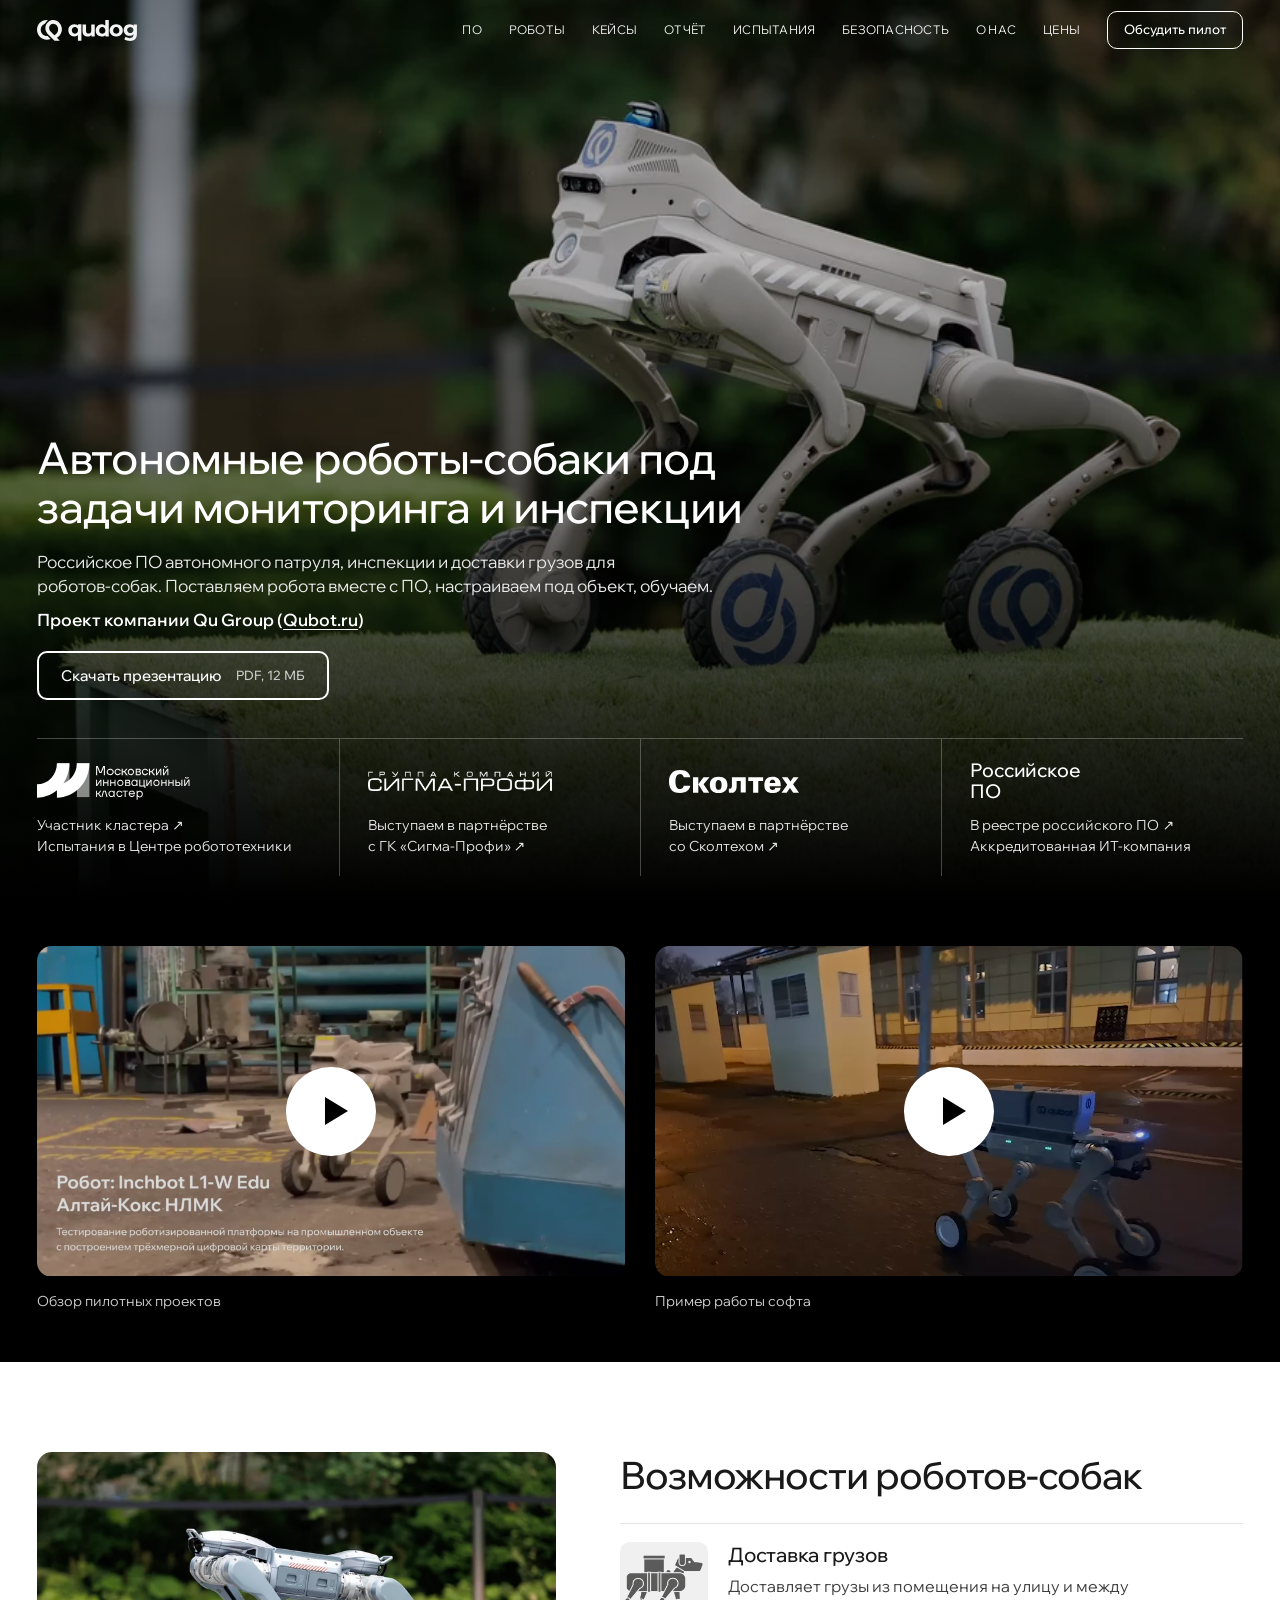
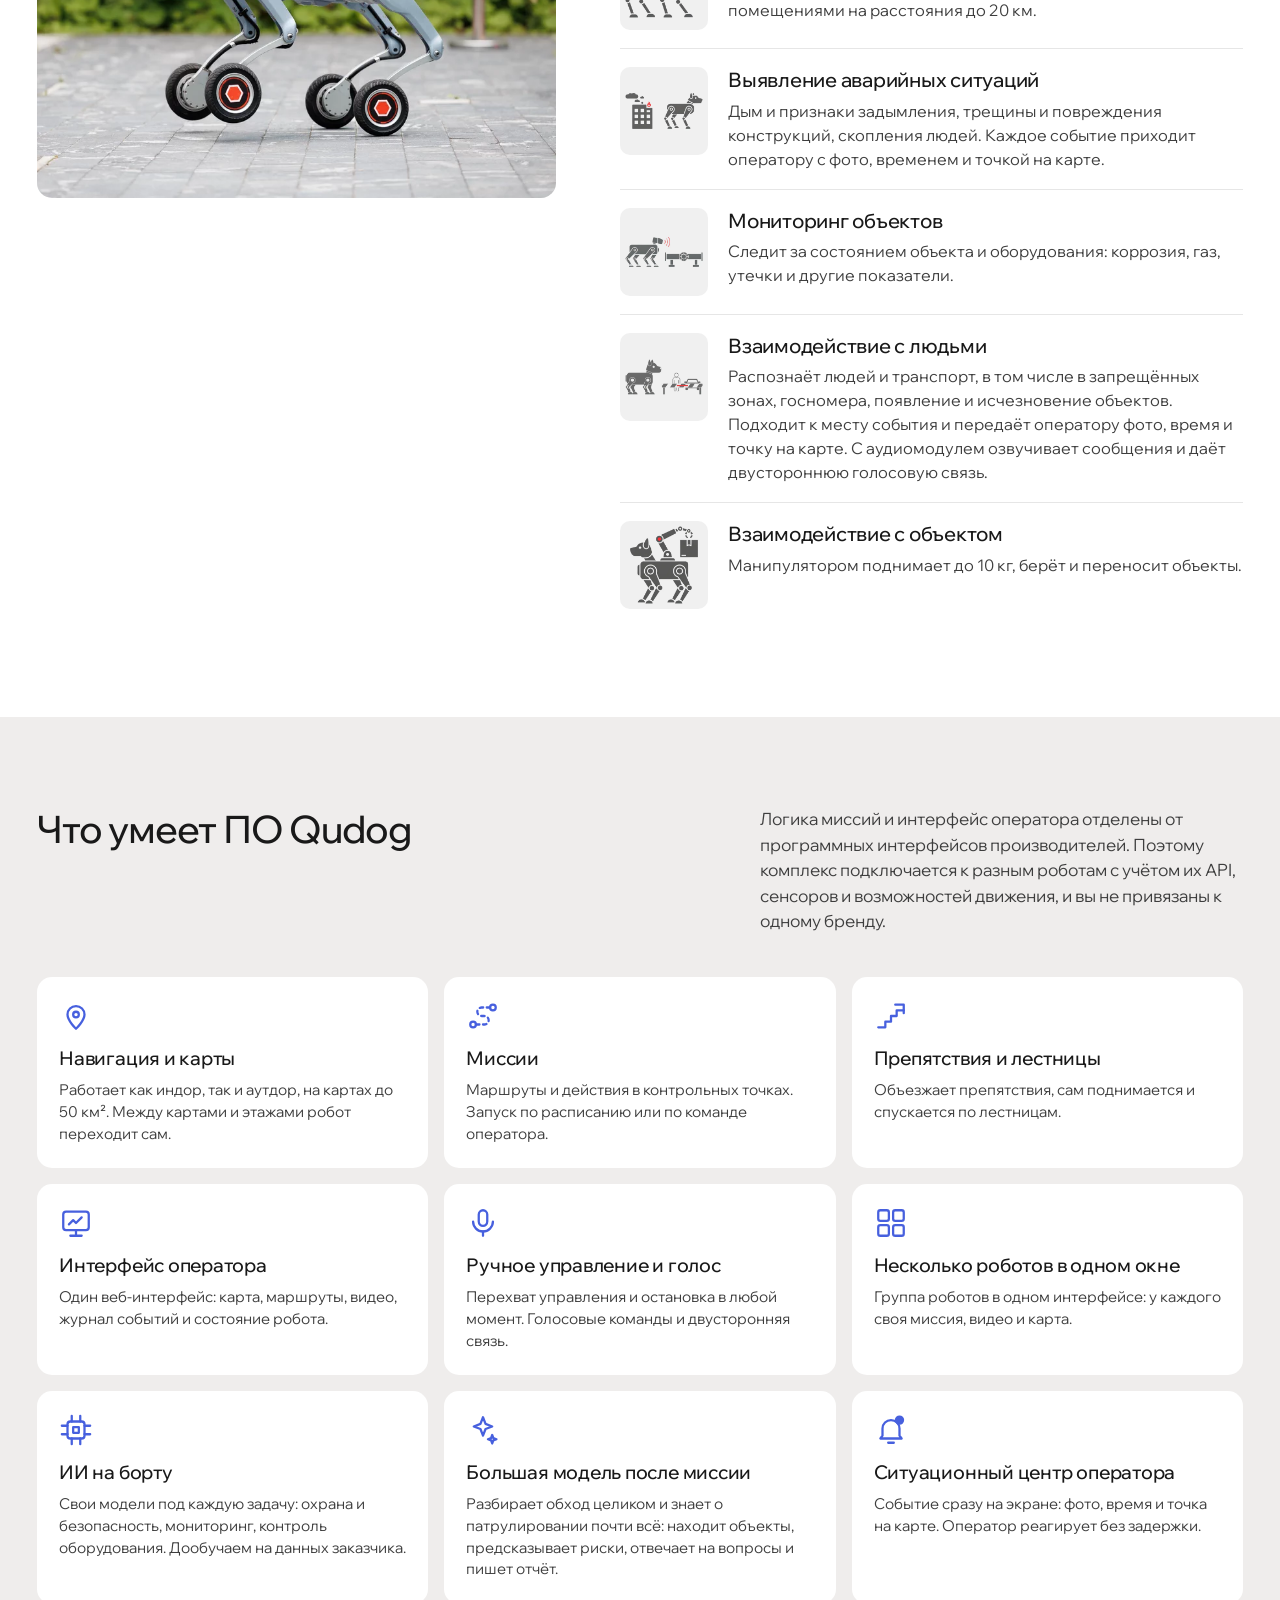
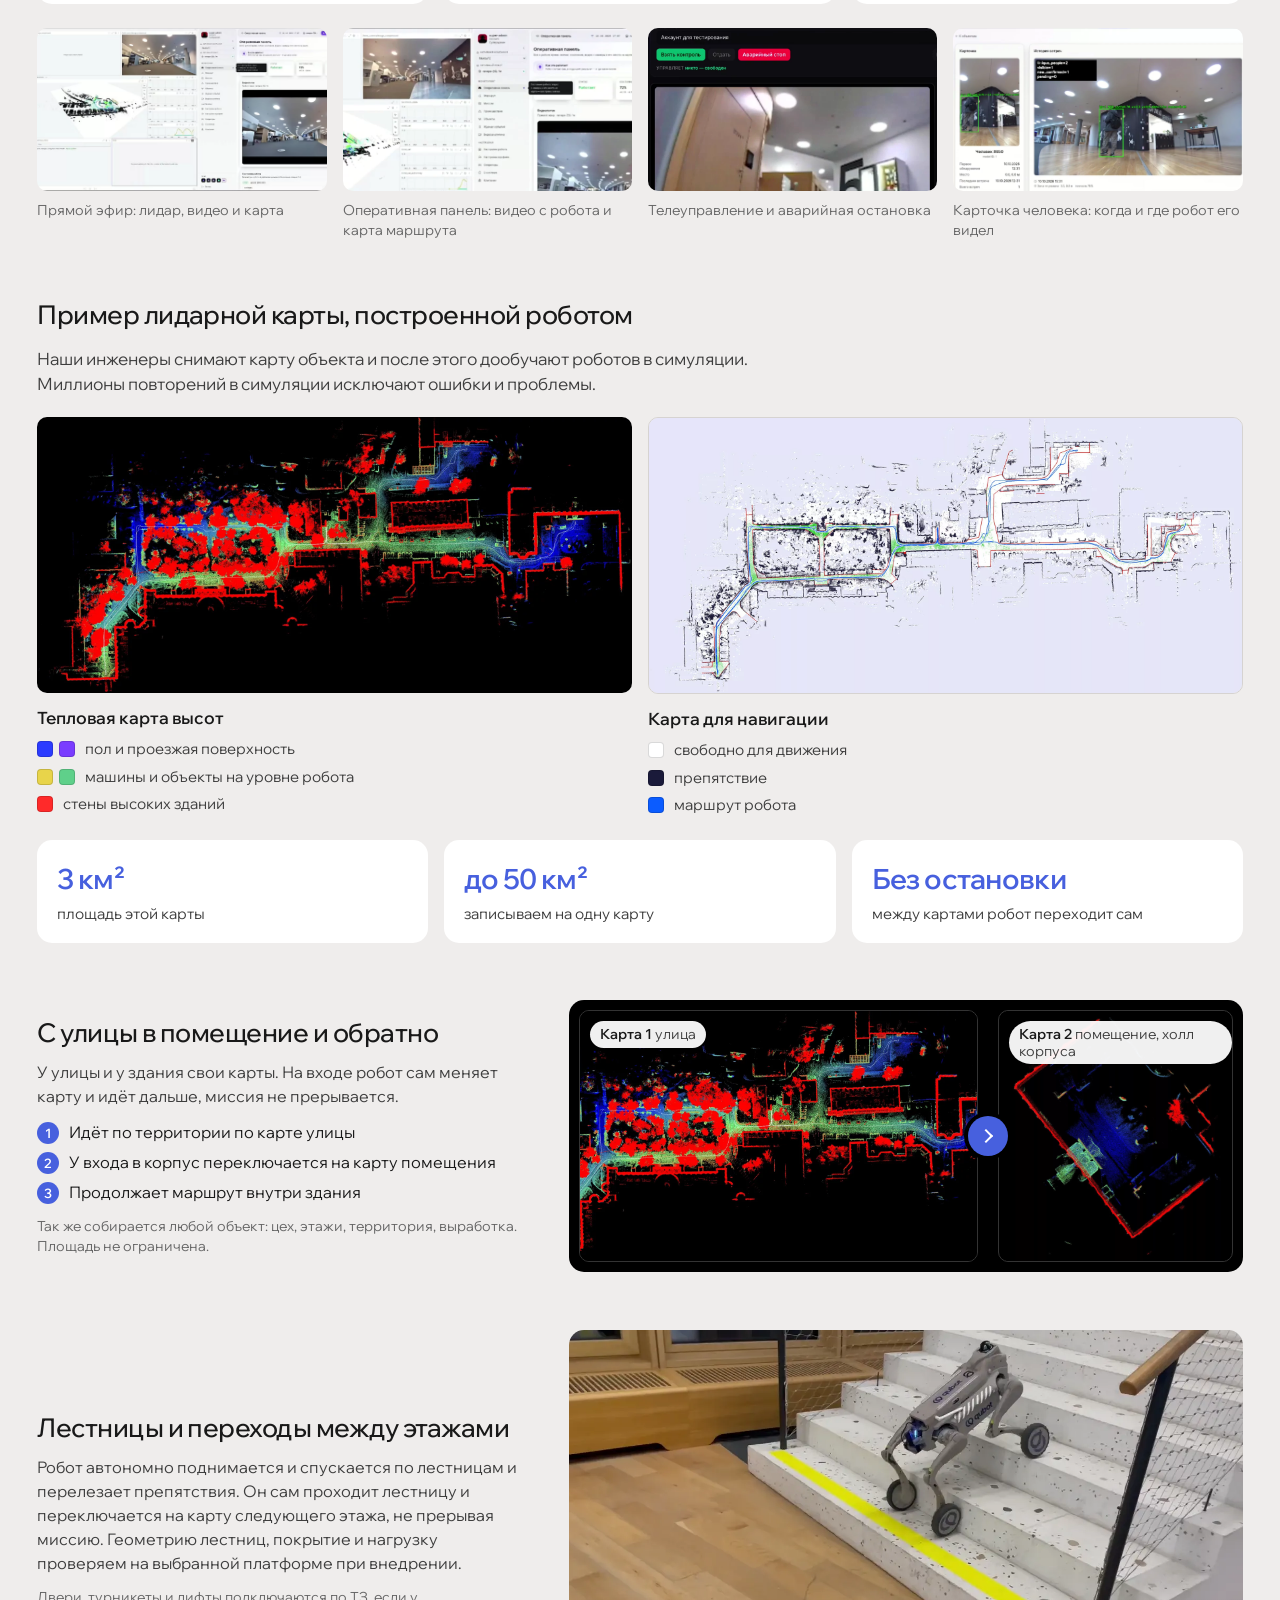
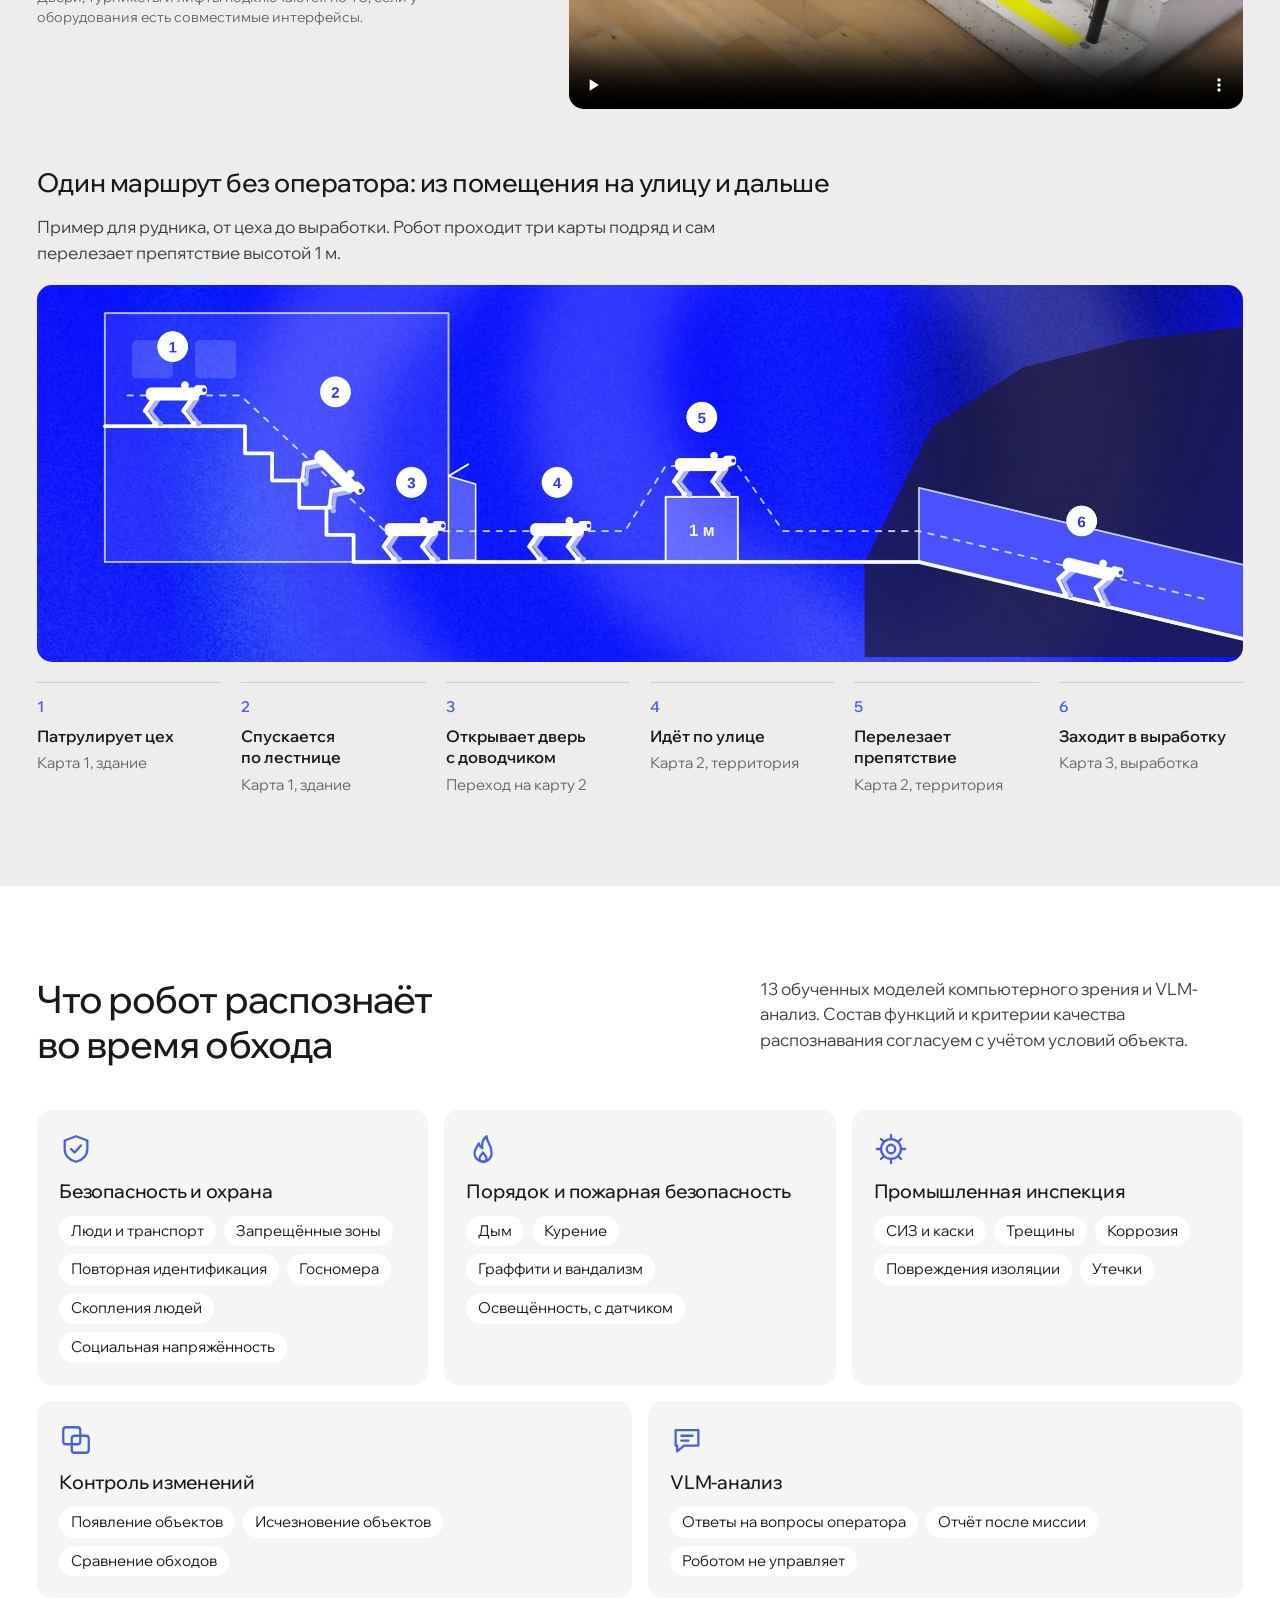
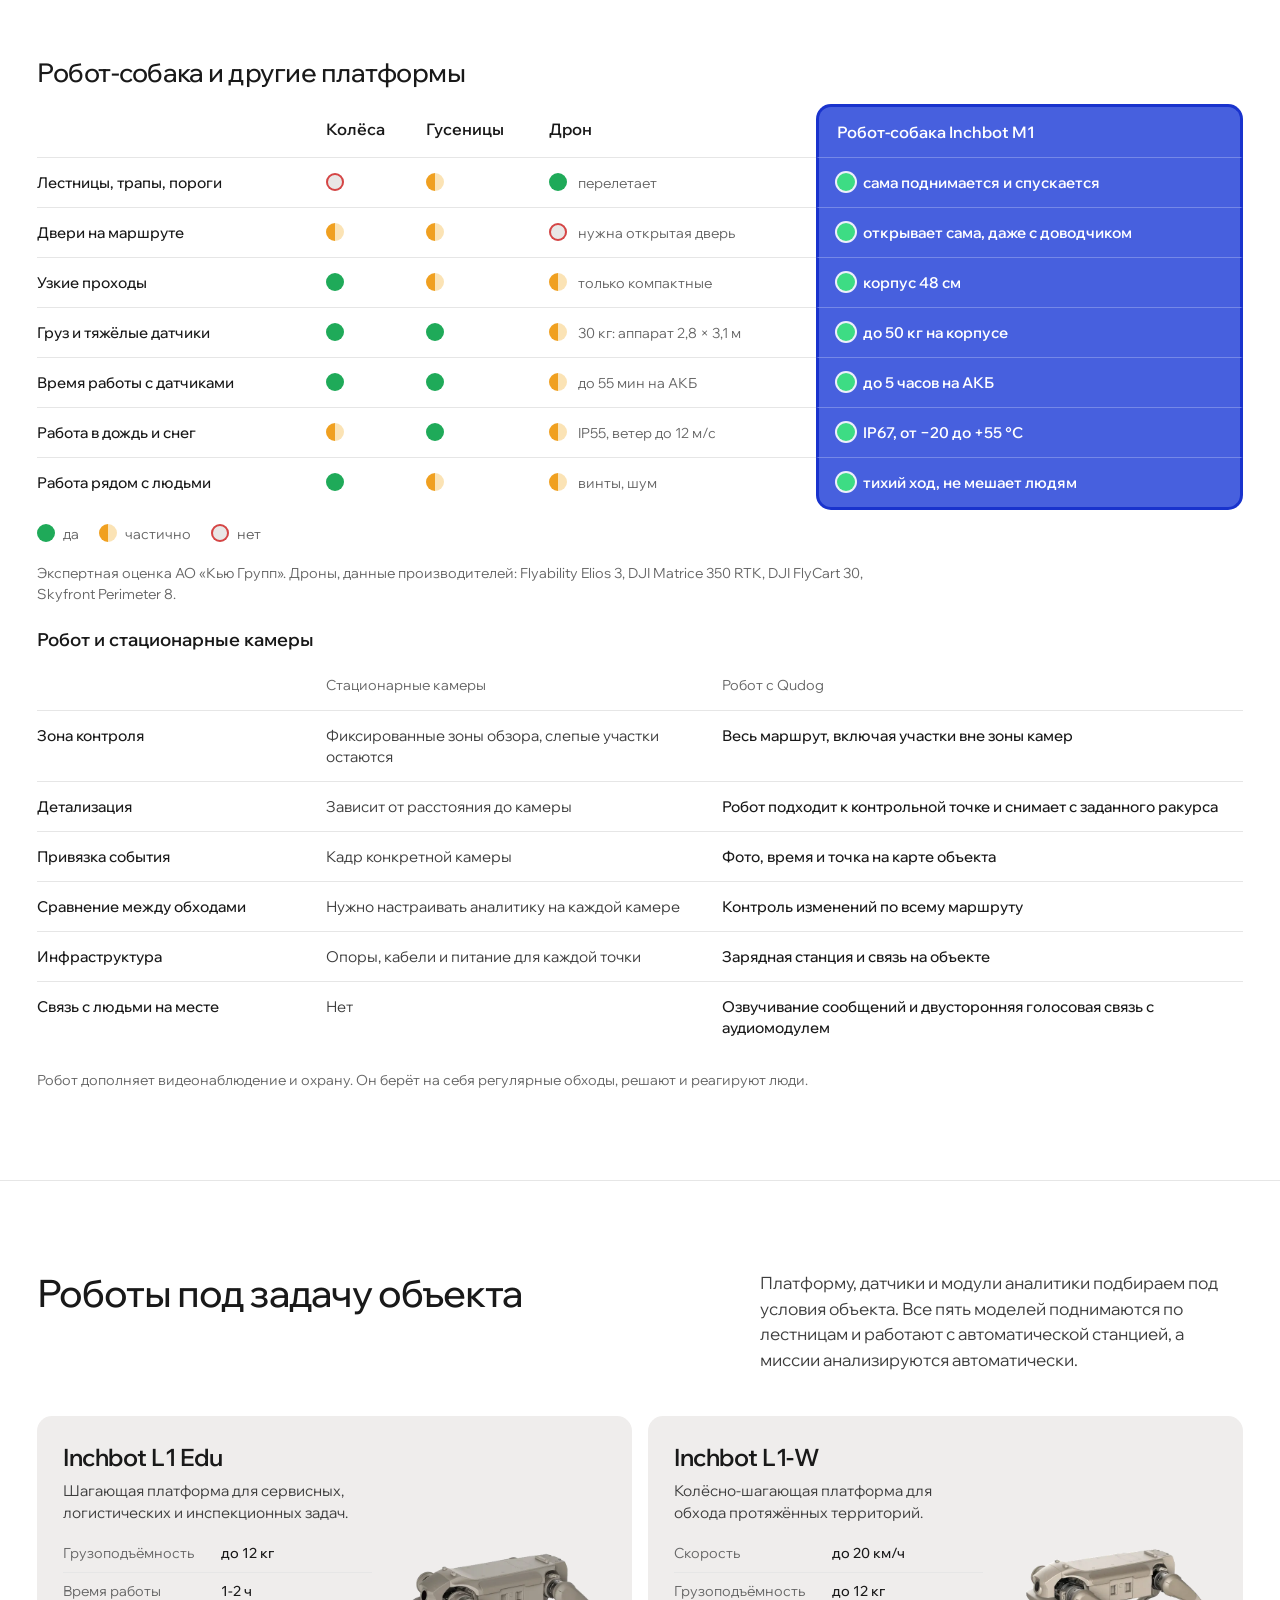
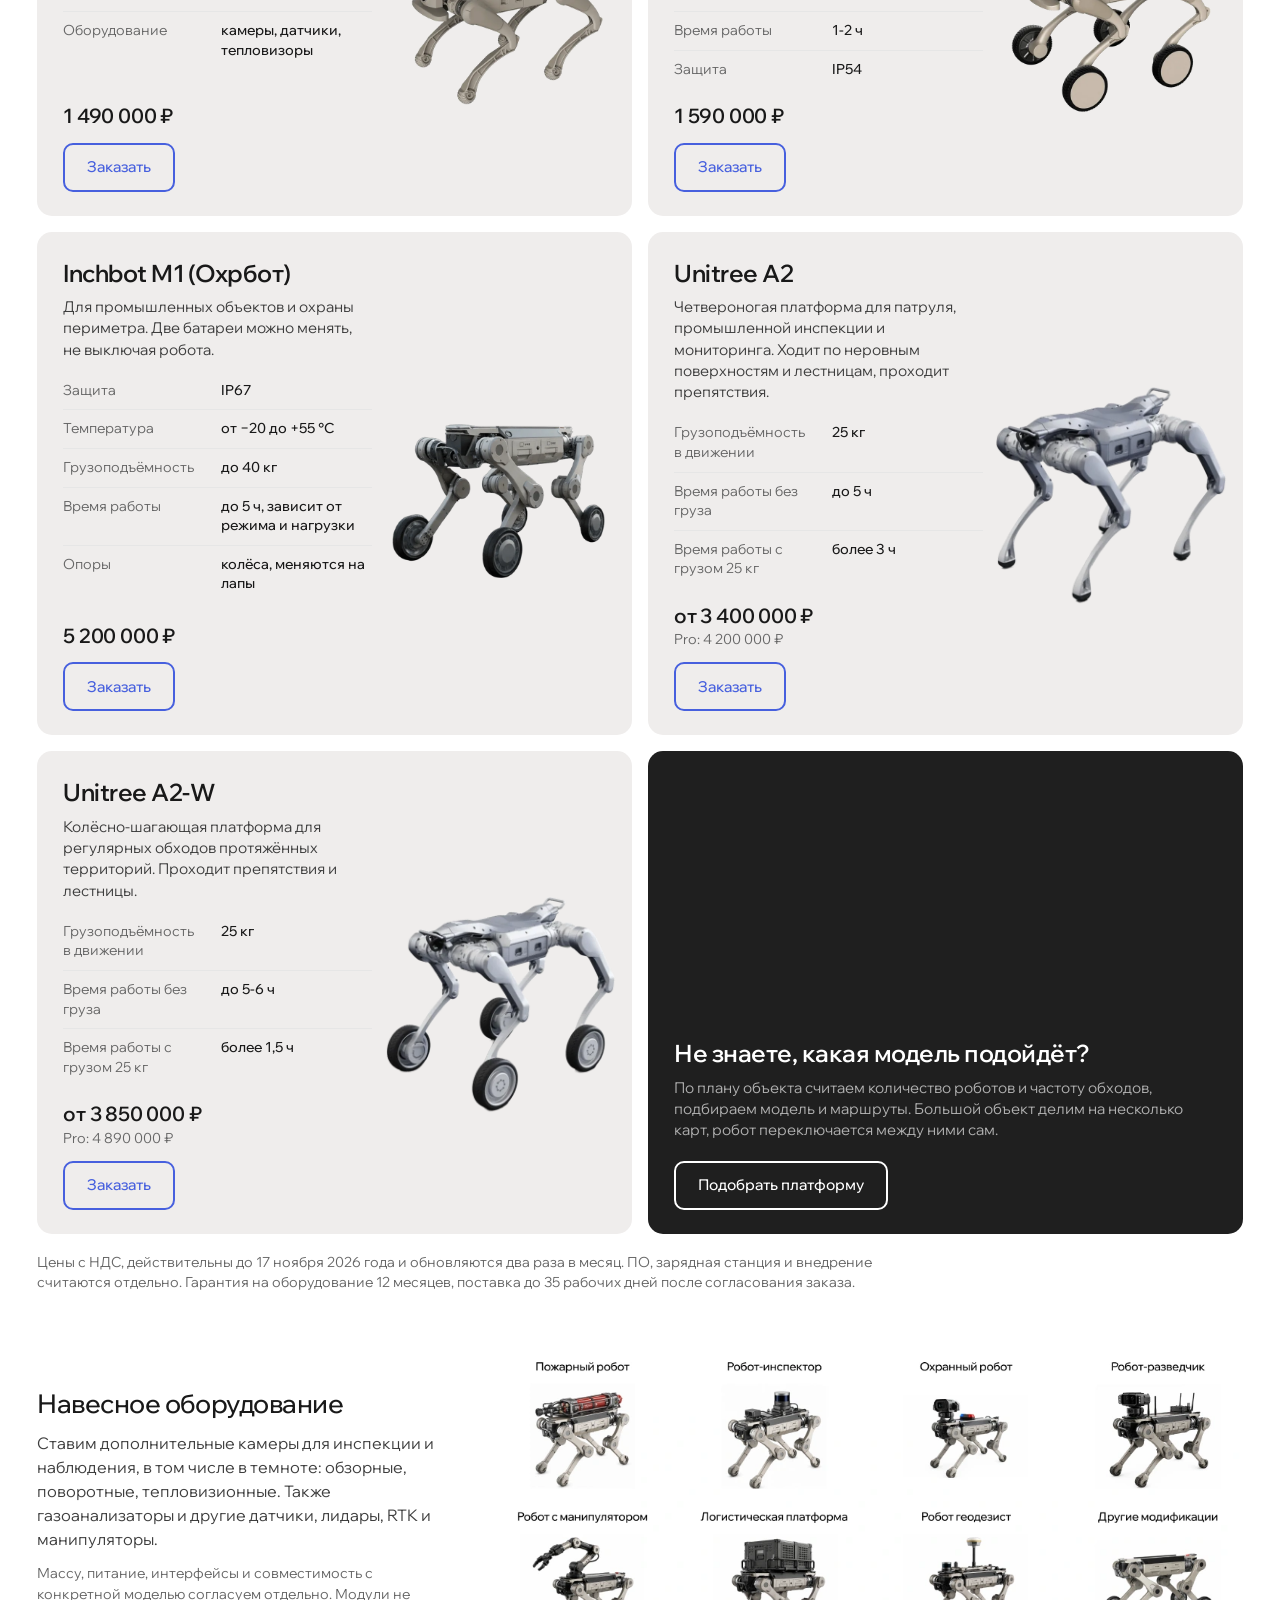
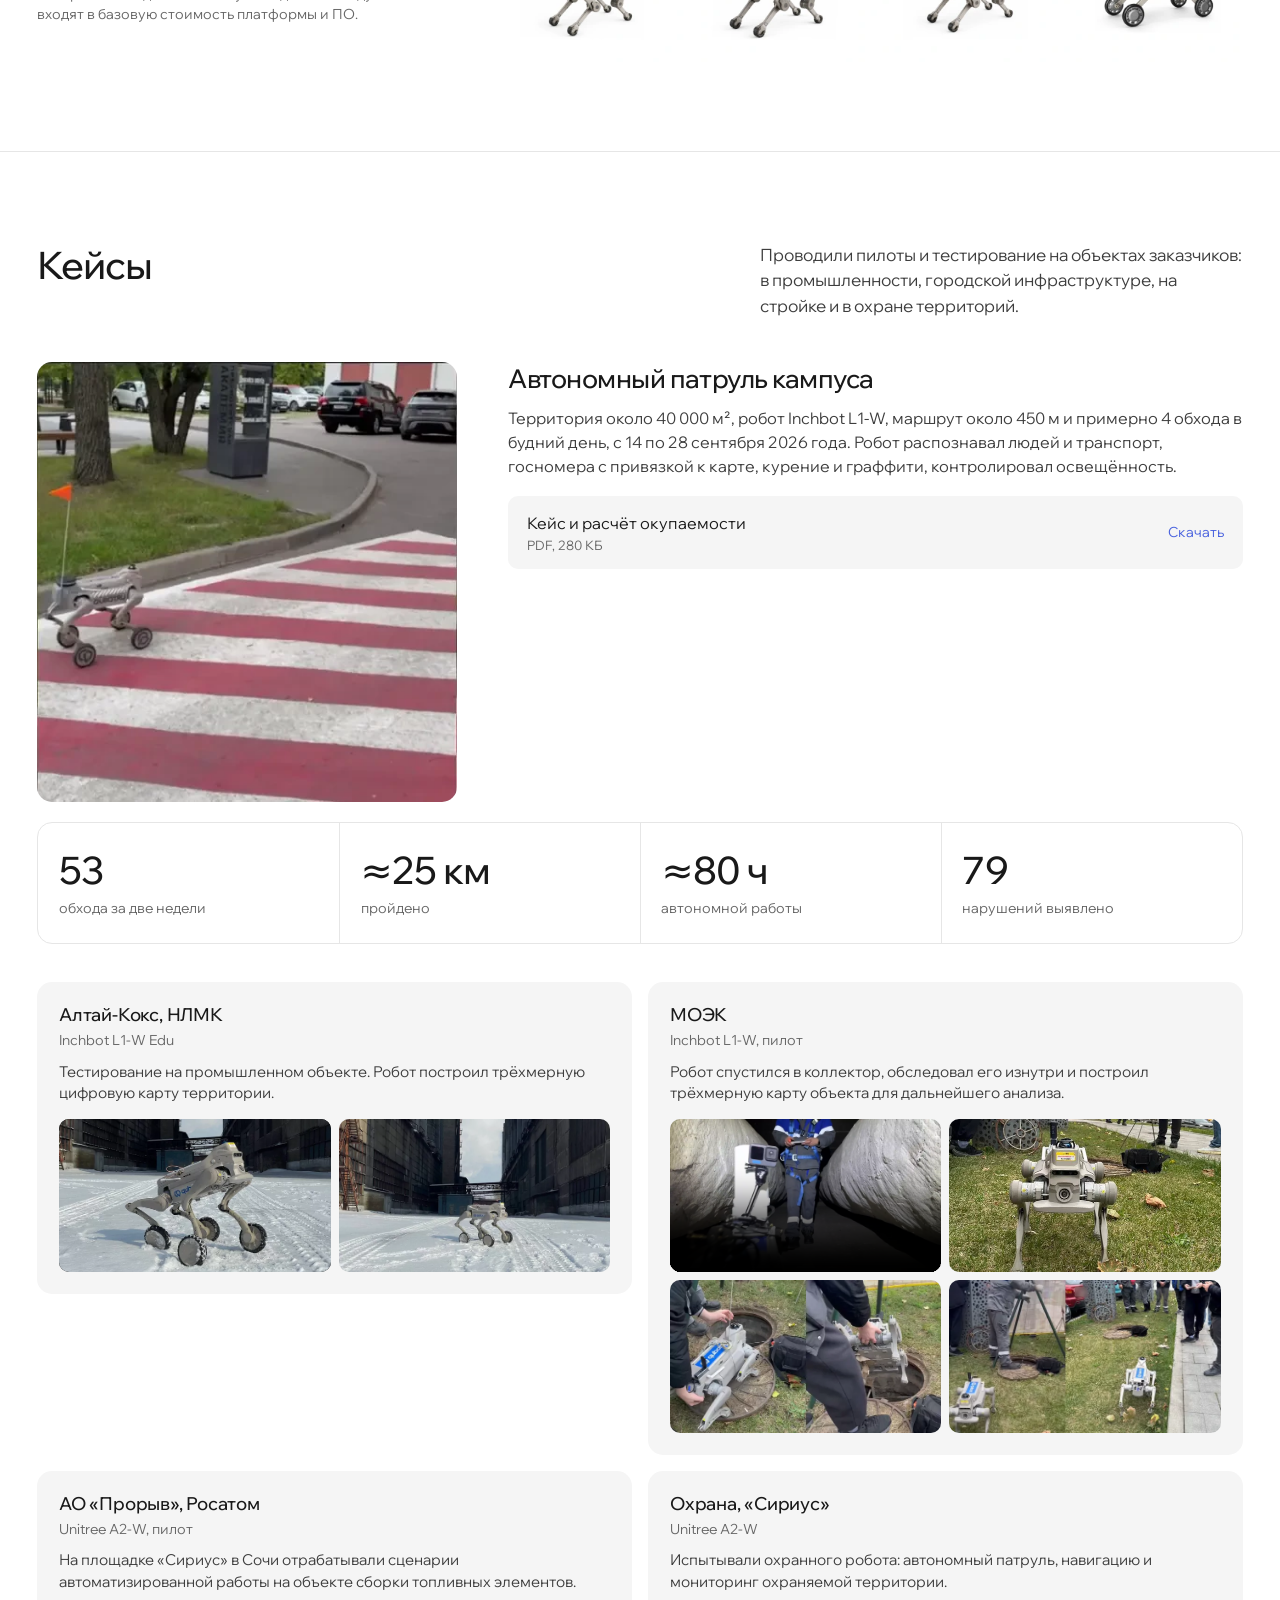
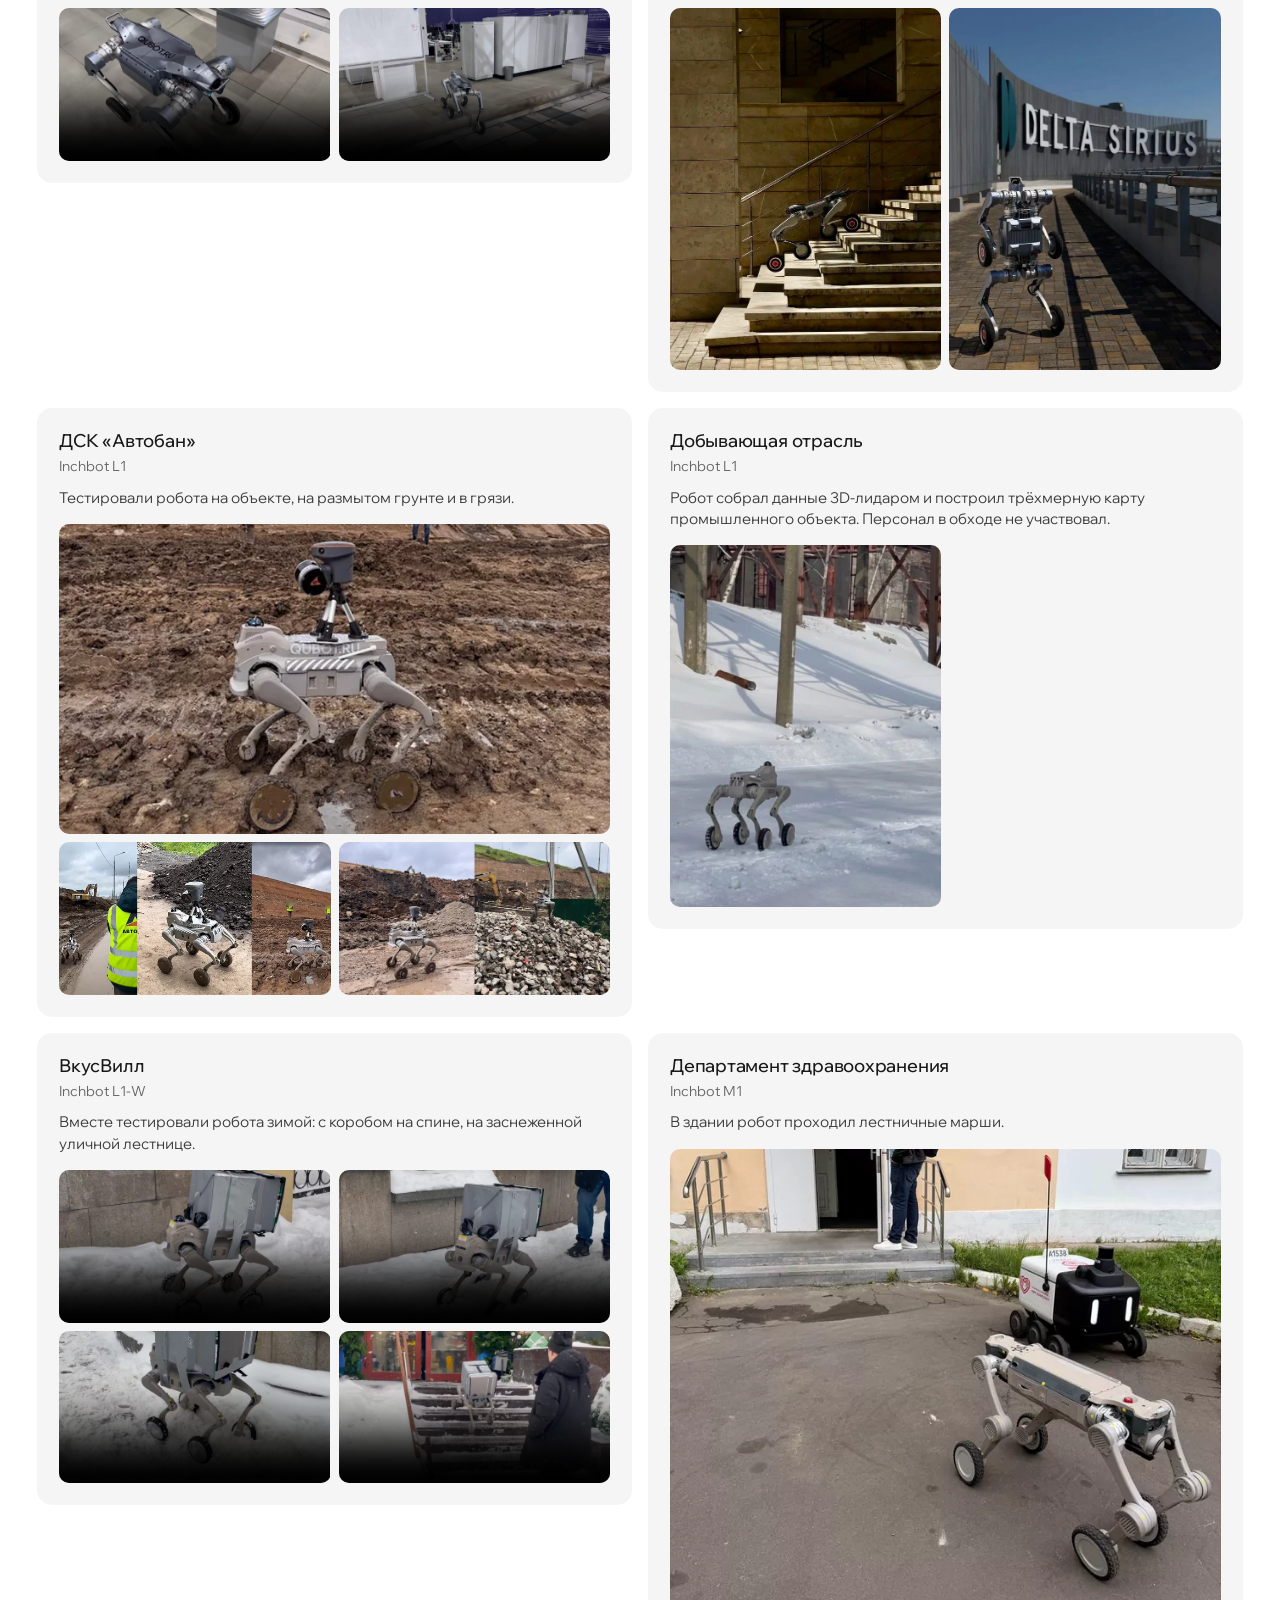
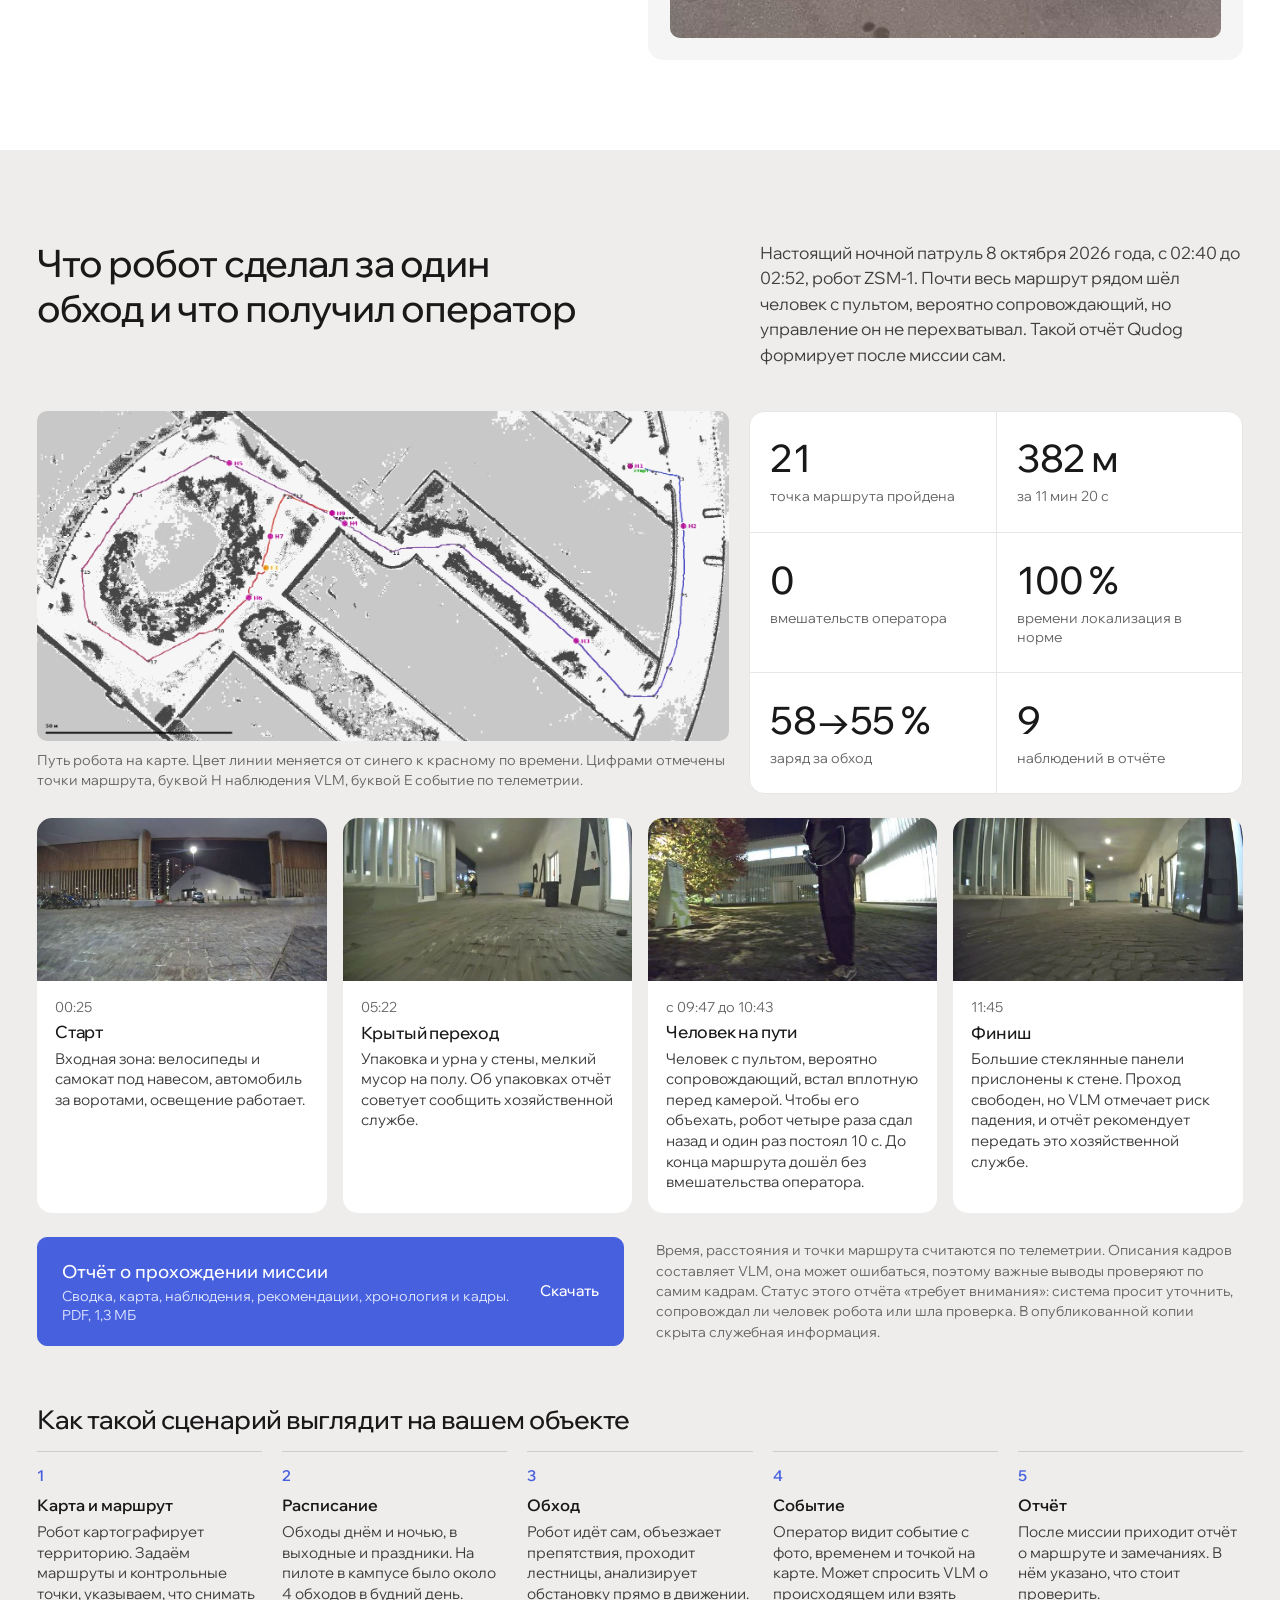
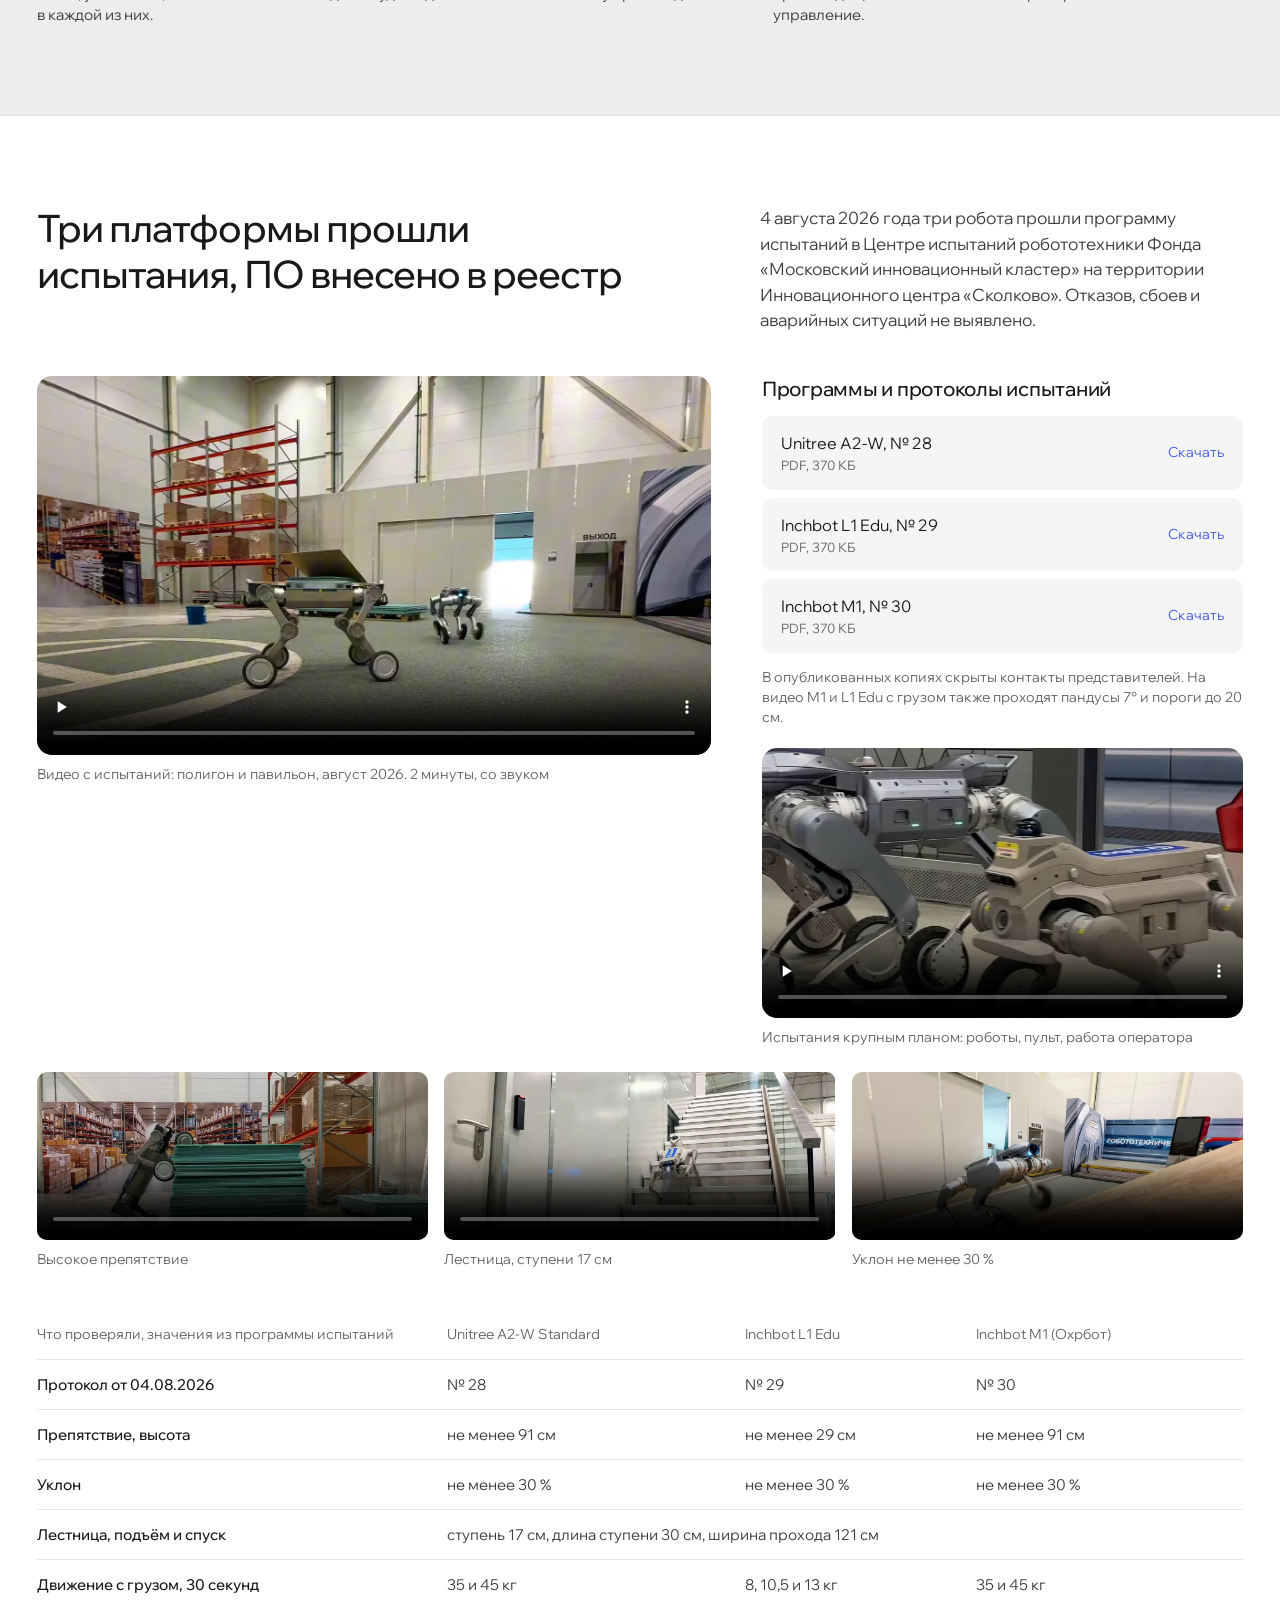
<file: index.html>
<!doctype html>
<html lang="ru">
<head>
  <meta charset="utf-8">
  <meta name="viewport" content="width=device-width, initial-scale=1">
  <meta name="theme-color" content="#000000">
  <meta name="robots" content="index, follow, max-image-preview:large, max-snippet:-1, max-video-preview:-1">
  <title>Роботы-собаки для патруля и инспекции: купить или арендовать | Qudog</title>
  <meta name="description" content="Роботы-собаки Inchbot и Unitree с российским ПО Qudog: автономный патруль, инспекция и доставка грузов. Продажа, аренда и пилот на объекте за 5-6 недель.">
  <link rel="canonical" href="https://qudog.ru/">
  <meta property="og:type" content="website">
  <meta property="og:site_name" content="Qudog">
  <meta property="og:locale" content="ru_RU">
  <meta property="og:url" content="https://qudog.ru/">
  <meta property="og:title" content="Роботы-собаки для патруля и инспекции: купить или арендовать | Qudog">
  <meta property="og:description" content="Роботы-собаки Inchbot и Unitree с российским ПО Qudog: автономный патруль, инспекция и доставка грузов. Продажа, аренда и пилот на объекте за 5-6 недель.">
  <meta property="og:image" content="https://qudog.ru/public/images/og.jpg">
  <meta property="og:image:width" content="1200">
  <meta property="og:image:height" content="630">
  <meta property="og:image:alt" content="Колёсно-шагающий робот-собака Qudog на наклонной платформе">
  <meta name="twitter:card" content="summary_large_image">
  <link rel="icon" href="/favicon.ico" sizes="48x48">
  <link rel="icon" href="public/images/favicon.svg" type="image/svg+xml">
  <link rel="apple-touch-icon" href="/apple-touch-icon.png">
  <link rel="preload" href="public/fonts/wix-regular.woff2" as="font" type="font/woff2" crossorigin>
  <link rel="preload" href="public/fonts/wix-medium.woff2" as="font" type="font/woff2" crossorigin>
  <link rel="preload" as="image" href="public/images/photos/hero-ramp-1920.webp" imagesrcset="public/images/photos/hero-ramp-768.webp 768w, public/images/photos/hero-ramp-1280.webp 1280w, public/images/photos/hero-ramp-1920.webp 1920w" imagesizes="100vw">
  <link rel="stylesheet" href="public/css/tokens.css">
  <link rel="stylesheet" href="public/css/base.css">
  <link rel="stylesheet" href="public/css/components.css">
  <link rel="stylesheet" href="public/css/sections.css">
  <script src="public/js/main.js" defer></script>
  <script src="public/js/lightbox.js" defer></script>
  <!-- Разметка для поисковиков. Цены, вопросы и реквизиты продублированы отсюда из текста страницы: меняете там, меняйте и здесь -->
  <script type="application/ld+json">{"@context":"https://schema.org","@graph":[{"@type":"Organization","@id":"https://qudog.ru/#org","name":"Qudog","legalName":"АО «Кью Групп»","url":"https://qudog.ru/","logo":"https://qudog.ru/apple-touch-icon.png","image":"https://qudog.ru/public/images/og.jpg","email":"info@qubot.ru","telephone":"+7-499-647-45-46","taxID":"9724220494","sameAs":["https://qubot.ru"],"address":{"@type":"PostalAddress","addressCountry":"RU","addressLocality":"Москва","postalCode":"115230","streetAddress":"ул. Нагатинская, д. 2, помещ. 20/2"}},{"@type":"WebSite","@id":"https://qudog.ru/#site","url":"https://qudog.ru/","name":"Qudog","inLanguage":"ru","publisher":{"@id":"https://qudog.ru/#org"}},{"@type":"WebPage","@id":"https://qudog.ru/#page","url":"https://qudog.ru/","name":"Роботы-собаки для патруля и инспекции: купить или арендовать | Qudog","description":"Роботы-собаки Inchbot и Unitree с российским ПО Qudog: автономный патруль, инспекция и доставка грузов. Продажа, аренда и пилот на объекте за 5-6 недель.","inLanguage":"ru","isPartOf":{"@id":"https://qudog.ru/#site"},"about":{"@id":"https://qudog.ru/#org"},"primaryImageOfPage":"https://qudog.ru/public/images/og.jpg"},{"@type":"SoftwareApplication","name":"Qudog","applicationCategory":"BusinessApplication","description":"ПО автономного патруля, инспекции и доставки грузов для роботов-собак Inchbot и Unitree.","url":"https://qudog.ru/#software","publisher":{"@id":"https://qudog.ru/#org"},"offers":[{"@type":"Offer","name":"Ежемесячная лицензия","price":70000,"priceCurrency":"RUB","priceValidUntil":"2026-11-17"},{"@type":"Offer","name":"Бессрочная лицензия","price":2500000,"priceCurrency":"RUB","priceValidUntil":"2026-11-17"}]},{"@type":"ItemList","name":"Роботы-собаки","itemListElement":[{"@type":"ListItem","position":1,"item":{"@type":"Product","name":"Робот-собака Inchbot L1 Edu","brand":{"@type":"Brand","name":"Inchbot"},"image":"https://qudog.ru/public/images/robots/l1.webp","category":"Роботы-собаки","offers":{"@type":"Offer","price":1490000,"priceCurrency":"RUB","priceValidUntil":"2026-11-17","seller":{"@id":"https://qudog.ru/#org"},"url":"https://qudog.ru/#robots"}}},{"@type":"ListItem","position":2,"item":{"@type":"Product","name":"Робот-собака Inchbot L1-W","brand":{"@type":"Brand","name":"Inchbot"},"image":"https://qudog.ru/public/images/robots/l1w.webp","category":"Роботы-собаки","offers":{"@type":"Offer","price":1590000,"priceCurrency":"RUB","priceValidUntil":"2026-11-17","seller":{"@id":"https://qudog.ru/#org"},"url":"https://qudog.ru/#robots"}}},{"@type":"ListItem","position":3,"item":{"@type":"Product","name":"Робот-собака Inchbot M1 (Охрбот)","brand":{"@type":"Brand","name":"Inchbot"},"image":"https://qudog.ru/public/images/robots/m1.webp","category":"Роботы-собаки","offers":{"@type":"Offer","price":5200000,"priceCurrency":"RUB","priceValidUntil":"2026-11-17","seller":{"@id":"https://qudog.ru/#org"},"url":"https://qudog.ru/#robots"}}},{"@type":"ListItem","position":4,"item":{"@type":"Product","name":"Робот-собака Unitree A2","brand":{"@type":"Brand","name":"Unitree"},"image":"https://qudog.ru/public/images/robots/a2-pro.webp","category":"Роботы-собаки","offers":{"@type":"AggregateOffer","lowPrice":3400000,"priceCurrency":"RUB","seller":{"@id":"https://qudog.ru/#org"},"url":"https://qudog.ru/#robots"}}},{"@type":"ListItem","position":5,"item":{"@type":"Product","name":"Робот-собака Unitree A2-W","brand":{"@type":"Brand","name":"Unitree"},"image":"https://qudog.ru/public/images/robots/a2w-pro.webp","category":"Роботы-собаки","offers":{"@type":"AggregateOffer","lowPrice":3850000,"priceCurrency":"RUB","seller":{"@id":"https://qudog.ru/#org"},"url":"https://qudog.ru/#robots"}}}]},{"@type":"VideoObject","name":"Обзор пилотных проектов","description":"Обзор пилотных проектов Qudog.","thumbnailUrl":"https://qudog.ru/public/images/posters/film.webp","contentUrl":"https://qudog.ru/public/video/film.h264.mp4","uploadDate":"2026-11-07T00:00:00+03:00","duration":"PT2M25S"},{"@type":"VideoObject","name":"Пример работы софта","description":"Пример работы софта Qudog.","thumbnailUrl":"https://qudog.ru/public/images/posters/soft.webp","contentUrl":"https://qudog.ru/public/video/soft.h264.mp4","uploadDate":"2026-11-27T00:00:00+03:00","duration":"PT2M24S"},{"@type":"FAQPage","mainEntity":[{"@type":"Question","name":"Робот заменит охранника?","acceptedAnswer":{"@type":"Answer","text":"Робот берёт на себя регулярные обходы и сбор данных. Оценка происшествий, решения и выезд остаются за сотрудниками охраны."}},{"@type":"Question","name":"Что с погодой и зимой?","acceptedAnswer":{"@type":"Answer","text":"У M1 защита IP67 и работа от −20 до +55 °C. Робот проходит там, где может пройти человек: зимой территорию очищают так же, как для пешеходов, а в сильный гололёд обходы приостанавливают."}},{"@type":"Question","name":"Как робот работает ночью?","acceptedAnswer":{"@type":"Answer","text":"Обходы идут круглосуточно. Для съёмки в темноте устанавливается тепловизор, а Qudog контролирует уровень освещённости территории."}},{"@type":"Question","name":"Где хранятся видео и фото?","acceptedAnswer":{"@type":"Answer","text":"На сервере заказчика, срок хранения от 3 месяцев. Правила обработки, доступа и хранения изображений людей и госномеров согласуем при внедрении."}},{"@type":"Question","name":"Какую площадь закрывает один робот?","acceptedAnswer":{"@type":"Answer","text":"Qudog работает на территориях до 1 км²: большой объект делится на несколько карт. Количество роботов и частоту обходов считаем по плану объекта. Результаты пилота в кампусе нельзя напрямую переносить на другие объекты."}},{"@type":"Question","name":"Колёсная платформа пройдёт лестницу?","acceptedAnswer":{"@type":"Answer","text":"Да, все пять моделей поднимаются и спускаются по лестницам. L1-W, A2-W и M1 на колёсах едут по ровным участкам и шагают на препятствиях. Геометрию лестниц, сцепление и нагрузку проверяем на выбранной платформе."}}]}]}</script>
</head>
<body>
<a class="skip" href="#main">К содержимому</a>

<!-- Логотип: один символ на всю страницу, цвет берётся из окружения -->
<svg width="0" height="0" style="position:absolute" aria-hidden="true"><symbol id="logo" viewBox="0 0 2000 420"><path d="M746.348 330.027C723.681 330.027 703.25 324.971 685.056 314.86C666.862 304.748 652.396 290.473 641.659 272.035C631.22 253.596 626 231.738 626 206.459C626 181.478 631.22 159.768 641.659 141.33C652.396 122.891 666.862 108.616 685.056 98.5047C703.25 88.0959 723.681 82.8915 746.348 82.8915C767.525 82.8915 785.57 87.3524 800.483 96.2742C815.694 105.196 827.326 118.728 835.379 136.869C843.432 155.01 847.459 178.207 847.459 206.459C847.459 234.414 843.283 257.611 834.932 276.05C826.581 294.191 814.799 307.722 799.588 316.644C784.377 325.566 766.63 330.027 746.348 330.027ZM758.428 272.927C769.762 272.927 780.052 270.25 789.298 264.897C798.544 259.544 805.852 251.961 811.22 242.147C816.887 232.035 819.721 220.139 819.721 206.459C819.721 192.482 816.887 180.586 811.22 170.772C805.852 160.958 798.544 153.374 789.298 148.021C780.052 142.668 769.762 139.991 758.428 139.991C746.796 139.991 736.357 142.668 727.111 148.021C717.864 153.374 710.408 160.958 704.741 170.772C699.372 180.586 696.688 192.482 696.688 206.459C696.688 220.139 699.372 232.035 704.741 242.147C710.408 251.961 717.864 259.544 727.111 264.897C736.357 270.25 746.796 272.927 758.428 272.927ZM818.379 413V277.834L822.852 206.905L821.51 135.53V86.4602H888.172V413H818.379Z" fill="currentColor"></path><path d="M1013.89 332.151C993.905 332.151 976.01 328.285 960.202 320.553C944.692 312.82 932.613 301.073 923.963 285.311C915.313 269.252 910.989 248.88 910.989 224.197V88.5844H980.782V213.936C980.782 233.862 984.957 248.583 993.309 258.1C1001.96 267.319 1014.04 271.929 1029.55 271.929C1040.28 271.929 1049.83 269.698 1058.18 265.237C1066.53 260.479 1073.09 253.341 1077.87 243.825C1082.64 234.011 1085.02 221.817 1085.02 207.245V88.5844H1154.82V328.582H1088.6V262.561L1100.68 281.743C1092.63 298.397 1080.7 311.036 1064.89 319.66C1049.38 327.987 1032.38 332.151 1013.89 332.151Z" fill="currentColor"></path><path transform="matrix(-1 0 0 1 2610 0)" d="M1316.41 84.9732C1339.08 84.9732 1359.51 90.0289 1377.7 100.14C1395.9 110.252 1410.36 124.527 1421.1 142.965C1431.54 161.404 1436.76 183.262 1436.76 208.541C1436.76 233.522 1431.54 255.232 1421.1 273.67C1410.36 292.109 1395.9 306.384 1377.7 316.495C1359.51 326.904 1339.08 332.109 1316.41 332.109C1295.23 332.109 1277.19 327.648 1262.28 318.726C1247.07 309.804 1235.43 296.272 1227.38 278.131C1219.33 259.99 1215.3 236.793 1215.3 208.541C1215.3 180.586 1219.48 157.389 1227.83 138.95C1236.18 120.809 1247.96 107.278 1263.17 98.356C1278.38 89.4342 1296.13 84.9732 1316.41 84.9732ZM1304.33 142.073C1293 142.073 1282.71 144.75 1273.46 150.103C1264.22 155.456 1256.91 163.039 1251.54 172.853C1245.87 182.965 1243.04 194.861 1243.04 208.541C1243.04 222.518 1245.87 234.414 1251.54 244.228C1256.91 254.042 1264.22 261.626 1273.46 266.979C1282.71 272.332 1293 275.009 1304.33 275.009C1315.96 275.009 1326.4 272.332 1335.65 266.979C1344.89 261.626 1352.35 254.042 1358.02 244.228C1363.39 234.414 1366.07 222.518 1366.07 208.541C1366.07 194.861 1363.39 182.965 1358.02 172.853C1352.35 163.039 1344.89 155.456 1335.65 150.103C1326.4 144.75 1315.96 142.073 1304.33 142.073ZM1244.38 2V137.166L1239.91 208.095L1241.25 279.47V328.54H1174.59V2H1244.38Z" fill="currentColor"></path><path d="M1585.04 332.151C1559.39 332.151 1536.57 326.798 1516.59 316.092C1496.9 305.385 1481.24 290.813 1469.61 272.375C1458.28 253.639 1452.61 232.375 1452.61 208.583C1452.61 184.494 1458.28 163.231 1469.61 144.792C1481.24 126.056 1496.9 111.484 1516.59 101.075C1536.57 90.3688 1559.39 85.0157 1585.04 85.0157C1610.39 85.0157 1633.06 90.3688 1653.04 101.075C1673.02 111.484 1688.68 125.908 1700.02 144.346C1711.35 162.785 1717.02 184.197 1717.02 208.583C1717.02 232.375 1711.35 253.639 1700.02 272.375C1688.68 290.813 1673.02 305.385 1653.04 316.092C1633.06 326.798 1610.39 332.151 1585.04 332.151ZM1585.04 275.051C1596.67 275.051 1607.11 272.375 1616.36 267.022C1625.6 261.668 1632.91 254.085 1638.28 244.271C1643.65 234.159 1646.33 222.264 1646.33 208.583C1646.33 194.606 1643.65 182.71 1638.28 172.896C1632.91 163.082 1625.6 155.498 1616.36 150.145C1607.11 144.792 1596.67 142.116 1585.04 142.116C1573.41 142.116 1562.97 144.792 1553.72 150.145C1544.47 155.498 1537.02 163.082 1531.35 172.896C1525.98 182.71 1523.3 194.606 1523.3 208.583C1523.3 222.264 1525.98 234.159 1531.35 244.271C1537.02 254.085 1544.47 261.668 1553.72 267.022C1562.97 272.375 1573.41 275.051 1585.04 275.051Z" fill="currentColor"></path><path d="M1863.63 418.62Q1829.61 418.62 1798.17 410.35Q1766.74 402.09 1745.58 385.83L1773.32 335.65Q1788.69 348.16 1812.01 355.58Q1835.32 363 1858.47 363Q1895.39 363 1912.16 346.46Q1928.92 329.92 1928.92 297.27V261.37L1933.39 200.82L1932.22 139.99V88.38H1998.59V288.55Q1998.59 355.24 1963.6 386.93Q1928.62 418.62 1863.63 418.62ZM1852.87 317.09Q1819.63 317.09 1792.43 302.58Q1765.24 288.06 1749.12 261.99Q1733 235.91 1733 200.82Q1733 165.72 1749.12 139.64Q1765.24 113.57 1792.43 99.28Q1819.63 84.99 1852.87 84.99Q1883.5 84.99 1906.51 97.22Q1929.52 109.46 1942.58 135.18Q1955.64 160.89 1955.64 200.82Q1955.64 240.74 1942.58 266.46Q1929.52 292.17 1906.51 304.63Q1883.5 317.09 1852.87 317.09ZM1866.73 260.05Q1885.25 260.05 1899.48 252.58Q1913.71 245.11 1921.76 231.73Q1929.82 218.35 1929.82 200.82Q1929.82 183.1 1921.76 169.81Q1913.71 156.52 1899.48 149.27Q1885.25 142.03 1866.73 142.03Q1848.65 142.03 1834.2 149.27Q1819.75 156.52 1811.61 169.81Q1803.47 183.1 1803.47 200.82Q1803.47 218.35 1811.61 231.73Q1819.75 245.11 1834.2 252.58Q1848.65 260.05 1866.73 260.05Z" fill="currentColor"></path><path d="M492.641 230.332C494.489 222.949 501.88 190.282 493.565 149.125C490.238 133.068 477.488 74.5625 422.422 34.3283C409.302 24.7311 372.345 -1.47652 319.311 0.369089C306.006 0.738211 266.462 3.87574 229.32 32.6672C199.569 55.7373 187.004 83.4214 182.014 94.6797C163.905 135.468 167.416 172.195 169.264 185.668C176.286 235.684 203.819 267.613 214.167 278.502L351.094 414.708H456.423C436.835 395.145 417.248 375.581 397.66 356.018C440.9 337.746 479.89 282.747 492.641 230.332ZM407.639 245.466C396.367 267.798 381.584 280.901 378.258 283.854C366.986 293.636 355.714 299.727 345.551 303.787C319.496 277.764 293.441 251.741 267.386 225.718C260.918 218.151 249.277 202.463 245.027 179.578C243.548 171.457 236.526 128.639 266.831 98.0017C271.266 93.3877 290.299 75.3008 319.865 73.8243C350.355 72.3478 371.605 89.512 380.845 97.2635C413.552 124.025 419.465 161.491 420.759 171.088C425.933 208 412.259 236.238 407.639 245.466Z" fill="currentColor"></path><path d="M271.451 378.165C248.353 387.947 222.852 393.299 196.243 393.299C87.9582 393.299 0.18457 304.894 0.18457 195.819C0.18457 86.7436 84.2625 0.18457 192.547 0.18457C200.678 0.18457 208.809 0.738253 216.755 1.66106L155.775 75.4854C108.1 93.3878 74.0992 139.713 74.0992 193.789C74.0992 263.737 130.644 320.398 200.493 320.398C204.559 320.398 208.624 320.213 212.689 319.844L271.451 378.165Z" fill="currentColor"></path></symbol></svg>

<!-- ============ ШАПКА ============ -->
<header class="header is-over-hero" id="header">
  <div class="wrap header__row">
    <a class="header__logo" href="#top" aria-label="Qudog, в начало страницы"><svg viewBox="0 0 2000 420" aria-hidden="true"><use href="#logo"/></svg></a>
    <nav class="header__nav" aria-label="Разделы">
      <a href="#software">ПО</a>
      <a href="#robots">Роботы</a>
      <a href="#cases">Кейсы</a>
      <a href="#mission">Отчёт</a>
      <a href="#tests">Испытания</a>
      <a href="#security">Безопасность</a>
      <a href="#company">О нас</a>
      <a href="#pricing">Цены</a>
      <a class="btn header__cta" href="#contact">Обсудить пилот</a>
    </nav>
    <button class="menu-btn" id="menu-btn" type="button" aria-expanded="false" aria-controls="menu-panel" aria-label="Открыть меню"><span></span><span></span><span></span></button>
    <nav class="menu-panel" id="menu-panel" aria-label="Разделы">
        <a href="#software">ПО</a>
        <a href="#robots">Роботы</a>
        <a href="#cases">Кейсы</a>
        <a href="#mission">Отчёт о миссии</a>
        <a href="#tests">Испытания</a>
        <a href="#security">Безопасность</a>
        <a href="#company">О нас</a>
        <a href="#pricing">Цены</a>
        <a class="btn btn--solid" href="#contact">Обсудить пилот</a>
      </nav>
  </div>
</header>

<main id="main">

<!-- ============ ПЕРВЫЙ ЭКРАН ============ -->
<section class="hero" id="top">
  <img class="hero__img" src="public/images/photos/hero-ramp-1920.webp" srcset="public/images/photos/hero-ramp-768.webp 768w, public/images/photos/hero-ramp-1280.webp 1280w, public/images/photos/hero-ramp-1920.webp 1920w" sizes="100vw" width="1920" height="1080" alt="Колёсно-шагающий робот Qudog на вершине наклонной платформы" fetchpriority="high">
  <div class="wrap hero__body">
    <h1>Автономные <span class="nowrap">роботы-собаки</span> под задачи мониторинга и инспекции</h1>
    <p class="hero__lead">Российское ПО автономного патруля, инспекции и доставки грузов для <span class="nowrap">роботов-собак</span>. Поставляем робота вместе с ПО, настраиваем под объект, обучаем.</p>
    <p class="hero__company">Проект компании Qu Group (<a href="https://qubot.ru" target="_blank" rel="noopener">Qubot.ru</a>)</p>
    <a class="btn hero__download" href="public/docs/qudog-presentation.pdf" download="Qudog_презентация.pdf">Скачать презентацию <small>PDF, 12 МБ</small></a>
    <ul class="trust" aria-label="Подтверждения">
      <li>
        <img src="public/images/logos/mik.svg" width="146" height="40" alt="Московский инновационный кластер">
        <p><a href="https://i.moscow/company/54615046" target="_blank" rel="noopener">Участник кластера<span aria-hidden="true"> ↗</span></a><br><a href="#tests">Испытания в Центре робототехники</a></p>
      </li>
      <li>
        <img src="public/images/logos/sigma-profi.png" width="1200" height="130" alt="ГК «Сигма-Профи»" class="trust__sigma">
        <p><a href="https://sigma-profi.com/" target="_blank" rel="noopener">Выступаем в партнёрстве<br>с ГК «Сигма-Профи»<span aria-hidden="true"> ↗</span></a></p>
      </li>
      <li>
        <img src="public/images/logos/skoltech.svg" width="1000" height="177" alt="Сколтех" class="trust__skoltech">
        <p><a href="https://www.skoltech.ru/laboratories/intelligent-space-robotics-laboratory" target="_blank" rel="noopener">Выступаем в партнёрстве<br>со Сколтехом<span aria-hidden="true"> ↗</span></a></p>
      </li>
      <li>
        <span class="trust__title">Российское ПО</span>
        <p><a href="https://reestr.digital.gov.ru/reestr/16296431/" target="_blank" rel="noopener">В реестре российского ПО<span aria-hidden="true"> ↗</span></a><br>Аккредитованная <span class="nowrap">ИТ-компания</span></p>
      </li>
    </ul>
  </div>
</section>

<!-- ============ БОЛЬШОЕ ВИДЕО ============ -->
<section class="film" id="film">
  <div class="wrap">
    <div class="film__grid">
      <figure>
        <div class="player player--film">
          <video id="film-video" controls preload="none" playsinline poster="public/images/posters/film.webp" width="1972" height="1080" aria-label="Обзор пилотных проектов, 2 минуты 25 секунд">
            <source src="public/video/film.mobile.mp4" type="video/mp4" media="(max-width: 760px)">
            <source src="public/video/film.av1.mp4" type='video/mp4; codecs="av01.0.08M.08"'>
            <source src="public/video/film.h264.mp4" type="video/mp4">
          </video>
          <button class="player__play" type="button" hidden aria-label="Смотреть обзор пилотных проектов"><span aria-hidden="true"></span></button>
        </div>
        <figcaption class="film__caption">Обзор пилотных проектов</figcaption>
      </figure>
      <figure>
        <div class="player player--film">
          <video controls preload="none" playsinline poster="public/images/posters/soft.webp" width="854" height="480" aria-label="Пример работы софта, 2 минуты 24 секунды">
            <source src="public/video/soft.av1.mp4" type='video/mp4; codecs="av01.0.04M.08"'>
            <source src="public/video/soft.h264.mp4" type="video/mp4">
          </video>
          <button class="player__play" type="button" hidden aria-label="Смотреть пример работы софта"><span aria-hidden="true"></span></button>
        </div>
        <figcaption class="film__caption">Пример работы софта</figcaption>
      </figure>
    </div>
  </div>
</section>

<!-- ============ ВОЗМОЖНОСТИ ============ -->
<section class="section" id="value">
  <div class="wrap value">
    <figure class="value__photo">
      <img class="photo" loading="lazy" src="public/images/photos/wheel-legged-800.webp" srcset="public/images/photos/wheel-legged-800.webp 800w, public/images/photos/wheel-legged-1600.webp 1600w" sizes="(max-width: 860px) 100vw, 45vw" width="1600" height="1067" alt="Колёсно-шагающий робот на брусчатке">
    </figure>
    <div>
      <h2>Возможности роботов-собак</h2>
      <ul class="value__list">
        <li><img class="value__icon" loading="lazy" src="public/images/value/delivery.webp" width="640" height="640" alt=""><div><h3>Доставка грузов</h3><p>Доставляет грузы из помещения на улицу и между помещениями на расстояния до 20 км.</p></div></li>
        <li><img class="value__icon" loading="lazy" src="public/images/value/emergency.webp" width="640" height="640" alt=""><div><h3>Выявление аварийных ситуаций</h3><p>Дым и признаки задымления, трещины и повреждения конструкций, скопления людей. Каждое событие приходит оператору с фото, временем и точкой на карте.</p></div></li>
        <li><img class="value__icon" loading="lazy" src="public/images/value/monitoring.webp" width="640" height="640" alt=""><div><h3>Мониторинг объектов</h3><p>Следит за состоянием объекта и оборудования: коррозия, газ, утечки и другие показатели.</p></div></li>
        <li><img class="value__icon" loading="lazy" src="public/images/value/people.webp" width="640" height="640" alt=""><div><h3>Взаимодействие с людьми</h3><p>Распознаёт людей и транспорт, в том числе в запрещённых зонах, госномера, появление и исчезновение объектов. Подходит к месту события и передаёт оператору фото, время и точку на карте. С аудиомодулем озвучивает сообщения и даёт двустороннюю голосовую связь.</p></div></li>
        <li><img class="value__icon" loading="lazy" src="public/images/value/manipulator.webp" width="640" height="640" alt=""><div><h3>Взаимодействие с объектом</h3><p>Манипулятором поднимает до 10 кг, берёт и переносит объекты.</p></div></li>
      </ul>
    </div>
  </div>
</section>

<!-- ============ ФУНКЦИИ ПО ============ -->
<section class="section section--tint" id="software">
  <div class="wrap">
    <div class="section-head">
      <h2>Что умеет ПО Qudog</h2>
      <p>Логика миссий и интерфейс оператора отделены от программных интерфейсов производителей. Поэтому комплекс подключается к разным роботам с учётом их API, сенсоров и возможностей движения, и вы не привязаны к одному бренду.</p>
    </div>
    <ul class="functions">
      <li><svg class="ico" viewBox="0 0 24 24" aria-hidden="true"><path d="M12 21s-6-5.6-6-10a6 6 0 0 1 12 0c0 4.4-6 10-6 10z"/><circle cx="12" cy="11" r="2" class="ico__pulse"/></svg><h3>Навигация и карты</h3><p>Работает как индор, так и аутдор, на картах до 50 км². Между картами и этажами робот переходит сам.</p></li>
      <li><svg class="ico" viewBox="0 0 24 24" aria-hidden="true"><circle cx="5" cy="18" r="2"/><circle cx="19" cy="6" r="2" class="ico__pulse"/><path d="M7 18h6a3 3 0 0 0 0-6h-2a3 3 0 0 1 0-6h6" stroke-dasharray="2.5 2.5"/></svg><h3>Миссии</h3><p>Маршруты и действия в контрольных точках. Запуск по расписанию или по команде оператора.</p></li>
      <li><svg class="ico" viewBox="0 0 24 24" aria-hidden="true"><path d="M3 20h5v-4h4v-4h4V8h5"/><path d="M15 4h6v6" class="ico__pulse"/></svg><h3>Препятствия и лестницы</h3><p>Объезжает препятствия, сам поднимается и спускается по лестницам.</p></li>
      <li><svg class="ico" viewBox="0 0 24 24" aria-hidden="true"><rect x="3" y="4" width="18" height="13" rx="2"/><path d="M8 21h8M12 17v4"/><path d="M7 13l3-3 2 2 4-4" class="ico__pulse"/></svg><h3>Интерфейс оператора</h3><p>Один веб-интерфейс: карта, маршруты, видео, журнал событий и состояние робота.</p></li>
      <li><svg class="ico" viewBox="0 0 24 24" aria-hidden="true"><rect x="9" y="3" width="6" height="11" rx="3"/><path d="M12 18v3"/><path d="M5 11a7 7 0 0 0 14 0" class="ico__pulse"/></svg><h3>Ручное управление и голос</h3><p>Перехват управления и остановка в любой момент. Голосовые команды и двусторонняя связь.</p></li>
      <li><svg class="ico" viewBox="0 0 24 24" aria-hidden="true"><rect x="3" y="3" width="7.5" height="7.5" rx="1.5"/><rect x="13.5" y="3" width="7.5" height="7.5" rx="1.5" class="ico__pulse"/><rect x="3" y="13.5" width="7.5" height="7.5" rx="1.5"/><rect x="13.5" y="13.5" width="7.5" height="7.5" rx="1.5"/></svg><h3>Несколько роботов в одном окне</h3><p>Группа роботов в одном интерфейсе: у каждого своя миссия, видео и карта.</p></li>
      <li><svg class="ico" viewBox="0 0 24 24" aria-hidden="true"><rect x="6" y="6" width="12" height="12" rx="2"/><path d="M9 2v4M15 2v4M9 18v4M15 18v4M2 9h4M2 15h4M18 9h4M18 15h4"/><rect x="10" y="10" width="4" height="4" class="ico__pulse"/></svg><h3>ИИ на борту</h3><p>Свои модели под каждую задачу: охрана и безопасность, мониторинг, контроль оборудования. Дообучаем на данных заказчика.</p></li>
      <li><svg class="ico" viewBox="0 0 24 24" aria-hidden="true"><path d="M12 3l1.800 4.700L18.5 9.5l-4.700 1.800L12 16l-1.800-4.700L5.5 9.5l4.700-1.800z"/><path d="M18.5 15.5l.8 2.200 2.200.8-2.200.8-.8 2.200-.8-2.200-2.200-.8 2.200-.8z" class="ico__pulse"/></svg><h3>Большая модель после миссии</h3><p>Разбирает обход целиком и знает о патрулировании почти всё: находит объекты, предсказывает риски, отвечает на вопросы и пишет отчёт.</p></li>
      <li><svg class="ico" viewBox="0 0 24 24" aria-hidden="true"><path d="M6 16V11a6 6 0 0 1 12 0v5l1.5 2h-15z"/><path d="M10 21h4"/><circle cx="18" cy="5" r="2.5" class="ico__pulse" fill="currentColor"/></svg><h3>Ситуационный центр оператора</h3><p>Событие сразу на экране: фото, время и точка на карте. Оператор реагирует без задержки.</p></li>
    </ul>

    <div class="screens screens--four">
      <figure>
        <img class="photo" loading="lazy" src="public/images/ui/live.webp" width="1600" height="696" alt="Прямой эфир в Qudog: лидарная карта, видео с робота и карта маршрута">
        <figcaption class="caption">Прямой эфир: лидар, видео и карта</figcaption>
      </figure>
      <figure>
        <img class="photo" loading="lazy" src="public/images/ui/ops-panel.webp" width="1280" height="490" alt="Оперативная панель Qudog: видеопоток с робота и карта маршрута">
        <figcaption class="caption">Оперативная панель: видео с робота и карта маршрута</figcaption>
      </figure>
      <figure>
        <img class="photo" loading="lazy" src="public/images/ui/teleop.webp" width="1280" height="500" alt="Панель телеуправления с кнопкой аварийной остановки">
        <figcaption class="caption">Телеуправление и аварийная остановка</figcaption>
      </figure>
      <figure>
        <img class="photo" loading="lazy" src="public/images/ui/person-card.webp" width="1280" height="702" alt="Карточка обнаруженного человека: когда и где робот его видел">
        <figcaption class="caption">Карточка человека: когда и где робот его видел</figcaption>
      </figure>
    </div>

    <!-- Карты. Картинки в public/images/maps -->
    <h3 class="subhead">Пример лидарной карты, построенной роботом</h3>
    <p class="lead-text">Наши инженеры снимают карту объекта и после этого дообучают роботов в симуляции. Миллионы повторений в симуляции исключают ошибки и проблемы.</p>
    <div class="maps">
      <figure>
        <img class="photo photo--flat" loading="lazy" src="public/images/maps/heights.webp" width="1800" height="836" alt="Тепловая карта высот территории: поверхность, объекты и стены зданий разных цветов">
        <figcaption>
          <h4>Тепловая карта высот</h4>
          <ul class="legend">
            <li><i style="background:#2b3bff"></i><i style="background:#7a3cff"></i>пол и проезжая поверхность</li>
            <li><i style="background:#e8d44a"></i><i style="background:#5fd08a"></i>машины и объекты на уровне робота</li>
            <li><i style="background:#ff2a2a"></i>стены высоких зданий</li>
          </ul>
        </figcaption>
      </figure>
      <figure>
        <img class="photo photo--flat photo--framed" loading="lazy" src="public/images/maps/navigation.webp" width="1800" height="836" alt="Карта для навигации той же территории с маршрутом робота">
        <figcaption>
          <h4>Карта для навигации</h4>
          <ul class="legend">
            <li><i style="background:#fff"></i>свободно для движения</li>
            <li><i style="background:#1a1a3a"></i>препятствие</li>
            <li><i style="background:#0b5cff"></i>маршрут робота</li>
          </ul>
        </figcaption>
      </figure>
    </div>
    <dl class="map-facts">
      <div><dt>3 км²</dt><dd>площадь этой карты</dd></div>
      <div><dt>до 50 км²</dt><dd>записываем на одну карту</dd></div>
      <div><dt>Без остановки</dt><dd>между картами робот переходит сам</dd></div>
    </dl>

    <div class="split split--media split--handoff">
      <div>
        <h3>С улицы в помещение и обратно</h3>
        <p>У улицы и у здания свои карты. На входе робот сам меняет карту и идёт дальше, миссия не прерывается.</p>
        <ol class="handoff-steps">
          <li>Идёт по территории по карте улицы</li>
          <li>У входа в корпус переключается на карту помещения</li>
          <li>Продолжает маршрут внутри здания</li>
        </ol>
        <p class="note">Так же собирается любой объект: цех, этажи, территория, выработка. Площадь не ограничена.</p>
      </div>
      <div class="handoff">
        <figure>
          <img loading="lazy" src="public/images/maps/heights.webp" width="1800" height="836" alt="Лидарная карта улицы">
          <figcaption><b>Карта 1</b> улица</figcaption>
        </figure>
        <span class="handoff__arrow" aria-hidden="true"></span>
        <figure>
          <img loading="lazy" src="public/images/maps/hall.webp" width="1124" height="1279" alt="Лидарная карта помещения: холл корпуса">
          <figcaption><b>Карта 2</b> помещение, холл корпуса</figcaption>
        </figure>
      </div>
    </div>

    <div class="split split--media">
      <div>
        <h3>Лестницы и переходы между этажами</h3>
        <p>Робот автономно поднимается и спускается по лестницам и перелезает препятствия. Он сам проходит лестницу и переключается на карту следующего этажа, не прерывая миссию. Геометрию лестниц, покрытие и нагрузку проверяем на выбранной платформе при внедрении.</p>
        <p class="note">Двери, турникеты и лифты подключаются по ТЗ, если у оборудования есть совместимые интерфейсы.</p>
      </div>
      <figure class="player">
        <video controls preload="none" playsinline poster="public/images/posters/stairs-poster.webp" width="1280" height="720" aria-label="Робот проходит лестницы, 50 секунд">
          <source src="public/video/stairs.mp4" type="video/mp4">
        </video>
      </figure>
    </div>

    <h3 class="subhead">Один маршрут без оператора: из помещения на улицу и дальше</h3>
    <p class="lead-text">Пример для рудника, от цеха до выработки. Робот проходит три карты подряд и сам перелезает препятствие высотой 1 м.</p>
    <figure class="route">
      <img class="photo" loading="lazy" src="public/images/maps/route.webp" width="2400" height="750" alt="Схема маршрута: робот идёт по цеху, спускается по лестнице, открывает дверь, идёт по улице, перелезает препятствие 1 м и заходит в выработку">
    </figure>
    <ol class="steps steps--six">
      <li><h4>Патрулирует цех</h4><p>Карта 1, здание</p></li>
      <li><h4>Спускается по лестнице</h4><p>Карта 1, здание</p></li>
      <li><h4>Открывает дверь с доводчиком</h4><p>Переход на карту 2</p></li>
      <li><h4>Идёт по улице</h4><p>Карта 2, территория</p></li>
      <li><h4>Перелезает препятствие</h4><p>Карта 2, территория</p></li>
      <li><h4>Заходит в выработку</h4><p>Карта 3, выработка</p></li>
    </ol>
  </div>
</section>

<!-- ============ ВИДЕОАНАЛИТИКА ============ -->
<section class="section" id="analytics">
  <div class="wrap">
    <div class="section-head">
      <h2>Что робот распознаёт во время обхода</h2>
      <p>13 обученных моделей компьютерного зрения и VLM-анализ. Состав функций и критерии качества распознавания согласуем с учётом условий объекта.</p>
    </div>
    <ul class="detect">
      <li><svg class="ico" viewBox="0 0 24 24" aria-hidden="true"><path d="M12 3l8 3v6c0 4.5-3.300 7.800-8 9-4.700-1.200-8-4.5-8-9V6z"/><path d="M8.5 12l2.5 2.5 4.5-5" class="ico__pulse"/></svg><h3>Безопасность и охрана</h3><ul class="tags"><li>Люди и транспорт</li><li>Запрещённые зоны</li><li>Повторная идентификация</li><li>Госномера</li><li>Скопления людей</li><li>Социальная напряжённость</li></ul></li>
      <li><svg class="ico" viewBox="0 0 24 24" aria-hidden="true"><path d="M12 21a6 6 0 0 1-6-6c0-3 2-4.5 3-7 .5 2 1.5 3 2.5 3.5C11 8 12 5 14.5 3c0 4 3.5 6 3.5 11a6 6 0 0 1-6 7z"/><path d="M12 21a2.5 2.5 0 0 1-2.5-2.5c0-1.5 1.5-2.200 2.5-4 1 1.800 2.5 2.5 2.5 4A2.5 2.5 0 0 1 12 21z" class="ico__pulse"/></svg><h3>Порядок и пожарная безопасность</h3><ul class="tags"><li>Дым</li><li>Курение</li><li>Граффити и вандализм</li><li>Освещённость, с датчиком</li></ul></li>
      <li><svg class="ico" viewBox="0 0 24 24" aria-hidden="true"><circle cx="12" cy="12" r="3" class="ico__pulse"/><path d="M12 2v3M12 19v3M2 12h3M19 12h3M4.900 4.900l2.100 2.100M17 17l2.100 2.100M19.100 4.900L17 7M7 17l-2.100 2.100"/><circle cx="12" cy="12" r="7"/></svg><h3>Промышленная инспекция</h3><ul class="tags"><li>СИЗ и каски</li><li>Трещины</li><li>Коррозия</li><li>Повреждения изоляции</li><li>Утечки</li></ul></li>
      <li><svg class="ico" viewBox="0 0 24 24" aria-hidden="true"><rect x="3" y="3" width="12" height="12" rx="2"/><rect x="9" y="9" width="12" height="12" rx="2" class="ico__pulse"/></svg><h3>Контроль изменений</h3><ul class="tags"><li>Появление объектов</li><li>Исчезновение объектов</li><li>Сравнение обходов</li></ul></li>
      <li><svg class="ico" viewBox="0 0 24 24" aria-hidden="true"><path d="M4 5h16v11H10l-5 4v-4H4z"/><path d="M8 9h8M8 12.5h5" class="ico__pulse"/></svg><h3>VLM-анализ</h3><ul class="tags"><li>Ответы на вопросы оператора</li><li>Отчёт после миссии</li><li>Роботом не управляет</li></ul></li>
    </ul>

    <h3 class="subhead">Робот-собака и другие платформы</h3>
    <div class="table-scroll">
      <table class="table table--compare table--platforms">
        <thead>
          <tr><th scope="col"><span class="visually-hidden">Критерий</span></th><th scope="col">Колёса</th><th scope="col">Гусеницы</th><th scope="col">Дрон</th><th scope="col">Робот-собака Inchbot M1</th></tr>
        </thead>
        <tbody>
          <tr><th scope="row">Лестницы, трапы, пороги</th><td data-label="Колёса"><i class="dot dot--no"></i><span class="visually-hidden">нет</span></td><td data-label="Гусеницы"><i class="dot dot--part"></i><span class="visually-hidden">частично</span></td><td data-label="Дрон"><i class="dot dot--yes"></i><span class="visually-hidden">да</span> <small>перелетает</small></td><td data-label="Робот-собака"><i class="dot dot--yes"></i>сама поднимается и спускается</td></tr>
          <tr><th scope="row">Двери на маршруте</th><td data-label="Колёса"><i class="dot dot--part"></i><span class="visually-hidden">частично</span></td><td data-label="Гусеницы"><i class="dot dot--part"></i><span class="visually-hidden">частично</span></td><td data-label="Дрон"><i class="dot dot--no"></i><span class="visually-hidden">нет</span> <small>нужна открытая дверь</small></td><td data-label="Робот-собака"><i class="dot dot--yes"></i>открывает сама, даже с доводчиком</td></tr>
          <tr><th scope="row">Узкие проходы</th><td data-label="Колёса"><i class="dot dot--yes"></i><span class="visually-hidden">да</span></td><td data-label="Гусеницы"><i class="dot dot--part"></i><span class="visually-hidden">частично</span></td><td data-label="Дрон"><i class="dot dot--part"></i><span class="visually-hidden">частично</span> <small>только компактные</small></td><td data-label="Робот-собака"><i class="dot dot--yes"></i>корпус 48 см</td></tr>
          <tr><th scope="row">Груз и тяжёлые датчики</th><td data-label="Колёса"><i class="dot dot--yes"></i><span class="visually-hidden">да</span></td><td data-label="Гусеницы"><i class="dot dot--yes"></i><span class="visually-hidden">да</span></td><td data-label="Дрон"><i class="dot dot--part"></i><span class="visually-hidden">частично</span> <small>30 кг: аппарат 2,8 × 3,1 м</small></td><td data-label="Робот-собака"><i class="dot dot--yes"></i>до 50 кг на корпусе</td></tr>
          <tr><th scope="row">Время работы с датчиками</th><td data-label="Колёса"><i class="dot dot--yes"></i><span class="visually-hidden">да</span></td><td data-label="Гусеницы"><i class="dot dot--yes"></i><span class="visually-hidden">да</span></td><td data-label="Дрон"><i class="dot dot--part"></i><span class="visually-hidden">частично</span> <small>до 55 мин на АКБ</small></td><td data-label="Робот-собака"><i class="dot dot--yes"></i>до 5 часов на АКБ</td></tr>
          <tr><th scope="row">Работа в дождь и снег</th><td data-label="Колёса"><i class="dot dot--part"></i><span class="visually-hidden">частично</span></td><td data-label="Гусеницы"><i class="dot dot--yes"></i><span class="visually-hidden">да</span></td><td data-label="Дрон"><i class="dot dot--part"></i><span class="visually-hidden">частично</span> <small>IP55, ветер до 12 м/с</small></td><td data-label="Робот-собака"><i class="dot dot--yes"></i>IP67, от −20 до +55 °C</td></tr>
          <tr><th scope="row">Работа рядом с людьми</th><td data-label="Колёса"><i class="dot dot--yes"></i><span class="visually-hidden">да</span></td><td data-label="Гусеницы"><i class="dot dot--part"></i><span class="visually-hidden">частично</span></td><td data-label="Дрон"><i class="dot dot--part"></i><span class="visually-hidden">частично</span> <small>винты, шум</small></td><td data-label="Робот-собака"><i class="dot dot--yes"></i>тихий ход, не мешает людям</td></tr>
        </tbody>
      </table>
    </div>
    <ul class="dots-legend"><li><i class="dot dot--yes"></i>да</li><li><i class="dot dot--part"></i>частично</li><li><i class="dot dot--no"></i>нет</li></ul>
    <p class="note note--after">Экспертная оценка АО «Кью Групп». Дроны, данные производителей: Flyability Elios 3, DJI Matrice 350 RTK, DJI FlyCart 30, Skyfront Perimeter 8.</p>

    <h4 class="table-title">Робот и стационарные камеры</h4>
    <div class="table-scroll">
      <table class="table table--compare">
        <thead>
          <tr><th scope="col"><span class="visually-hidden">Критерий</span></th><th scope="col">Стационарные камеры</th><th scope="col">Робот с Qudog</th></tr>
        </thead>
        <tbody>
          <tr><th scope="row">Зона контроля</th><td data-label="Камеры">Фиксированные зоны обзора, слепые участки остаются</td><td data-label="Робот">Весь маршрут, включая участки вне зоны камер</td></tr>
          <tr><th scope="row">Детализация</th><td data-label="Камеры">Зависит от расстояния до камеры</td><td data-label="Робот">Робот подходит к контрольной точке и снимает с заданного ракурса</td></tr>
          <tr><th scope="row">Привязка события</th><td data-label="Камеры">Кадр конкретной камеры</td><td data-label="Робот">Фото, время и точка на карте объекта</td></tr>
          <tr><th scope="row">Сравнение между обходами</th><td data-label="Камеры">Нужно настраивать аналитику на каждой камере</td><td data-label="Робот">Контроль изменений по всему маршруту</td></tr>
          <tr><th scope="row">Инфраструктура</th><td data-label="Камеры">Опоры, кабели и питание для каждой точки</td><td data-label="Робот">Зарядная станция и связь на объекте</td></tr>
          <tr><th scope="row">Связь с людьми на месте</th><td data-label="Камеры">Нет</td><td data-label="Робот">Озвучивание сообщений и двусторонняя голосовая связь с аудиомодулем</td></tr>
        </tbody>
      </table>
    </div>
    <p class="note note--after">Робот дополняет видеонаблюдение и охрану. Он берёт на себя регулярные обходы, решают и реагируют люди.</p>
  </div>
</section>

<!-- ============ РОБОТЫ. Цены платформ меняются здесь ============ -->
<section class="section" id="robots">
  <div class="wrap">
    <div class="section-head">
      <h2>Роботы под задачу объекта</h2>
      <p>Платформу, датчики и модули аналитики подбираем под условия объекта. Все пять моделей поднимаются по лестницам и работают с автоматической станцией, а миссии анализируются автоматически.</p>
    </div>
    <ul class="robots">
      <li class="robot">
        <div class="robot__text">
          <h3>Inchbot L1 Edu</h3>
          <p>Шагающая платформа для сервисных, логистических и инспекционных задач.</p>
          <dl>
            <div class="spec"><dt>Грузо&shy;подъёмность</dt><dd>до 12 кг</dd></div>
            <div class="spec"><dt>Время работы</dt><dd>1-2 ч</dd></div>
            <div class="spec"><dt>Оборудование</dt><dd>камеры, датчики, тепловизоры</dd></div>
          </dl>
          <p class="robot__price">1 490 000 ₽</p>
          <a class="btn" href="#contact">Заказать</a>
        </div>
        <img class="robot__img" loading="lazy" src="public/images/robots/l1-640.webp" srcset="public/images/robots/l1-640.webp 640w, public/images/robots/l1.webp 1000w" sizes="(max-width: 640px) 70vw, 340px" width="1000" height="1000" alt="Inchbot L1 Edu">
      </li>
      <li class="robot">
        <div class="robot__text">
          <h3>Inchbot L1-W</h3>
          <p>Колёсно-шагающая платформа для обхода протяжённых территорий.</p>
          <dl>
            <div class="spec"><dt>Скорость</dt><dd>до 20 км/ч</dd></div>
            <div class="spec"><dt>Грузо&shy;подъёмность</dt><dd>до 12 кг</dd></div>
            <div class="spec"><dt>Время работы</dt><dd>1-2 ч</dd></div>
            <div class="spec"><dt>Защита</dt><dd>IP54</dd></div>
          </dl>
          <p class="robot__price">1 590 000 ₽</p>
          <a class="btn" href="#contact">Заказать</a>
        </div>
        <img class="robot__img" loading="lazy" src="public/images/robots/l1w-640.webp" srcset="public/images/robots/l1w-640.webp 640w, public/images/robots/l1w.webp 1000w" sizes="(max-width: 640px) 70vw, 340px" width="1000" height="1000" alt="Inchbot L1-W">
      </li>
      <li class="robot">
        <div class="robot__text">
          <h3>Inchbot M1 (Охрбот)</h3>
          <p>Для промышленных объектов и охраны периметра. Две батареи можно менять, не выключая робота.</p>
          <dl>
            <div class="spec"><dt>Защита</dt><dd>IP67</dd></div>
            <div class="spec"><dt>Температура</dt><dd>от −20 до +55 °C</dd></div>
            <div class="spec"><dt>Грузо&shy;подъёмность</dt><dd>до 40 кг</dd></div>
            <div class="spec"><dt>Время работы</dt><dd>до 5 ч, зависит от режима и нагрузки</dd></div>
            <div class="spec"><dt>Опоры</dt><dd>колёса, меняются на лапы</dd></div>
          </dl>
          <p class="robot__price">5 200 000 ₽</p>
          <a class="btn" href="#contact">Заказать</a>
        </div>
        <img class="robot__img" loading="lazy" src="public/images/robots/m1-640.webp" srcset="public/images/robots/m1-640.webp 640w, public/images/robots/m1.webp 1000w" sizes="(max-width: 640px) 70vw, 340px" width="1000" height="1000" alt="Inchbot M1 на колёсах">
      </li>
      <li class="robot">
        <div class="robot__text">
          <h3>Unitree A2</h3>
          <p>Четвероногая платформа для патруля, промышленной инспекции и мониторинга. Ходит по неровным поверхностям и лестницам, проходит препятствия.</p>
          <dl>
            <div class="spec"><dt>Грузо&shy;подъёмность в движении</dt><dd>25 кг</dd></div>
            <div class="spec"><dt>Время работы без груза</dt><dd>до 5 ч</dd></div>
            <div class="spec"><dt>Время работы с грузом 25 кг</dt><dd>более 3 ч</dd></div>
          </dl>
          <p class="robot__price">от 3 400 000 ₽ <small>Pro: 4 200 000 ₽</small></p>
          <a class="btn" href="#contact">Заказать</a>
        </div>
        <img class="robot__img" loading="lazy" src="public/images/robots/a2-pro.webp" sizes="(max-width: 640px) 70vw, 340px" width="1000" height="1000" alt="Unitree A2">
      </li>
      <li class="robot">
        <div class="robot__text">
          <h3>Unitree A2-W</h3>
          <p>Колёсно-шагающая платформа для регулярных обходов протяжённых территорий. Проходит препятствия и лестницы.</p>
          <dl>
            <div class="spec"><dt>Грузо&shy;подъёмность в движении</dt><dd>25 кг</dd></div>
            <div class="spec"><dt>Время работы без груза</dt><dd>до 5-6 ч</dd></div>
            <div class="spec"><dt>Время работы с грузом 25 кг</dt><dd>более 1,5 ч</dd></div>
          </dl>
          <p class="robot__price">от 3 850 000 ₽ <small>Pro: 4 890 000 ₽</small></p>
          <a class="btn" href="#contact">Заказать</a>
        </div>
        <img class="robot__img" loading="lazy" src="public/images/robots/a2w-pro.webp" sizes="(max-width: 640px) 70vw, 340px" width="1000" height="1000" alt="Unitree A2-W">
      </li>
      <li class="robot robot--note">
        <div class="robot__text">
          <h3>Не знаете, какая модель подойдёт?</h3>
          <p>По плану объекта считаем количество роботов и частоту обходов, подбираем модель и маршруты. Большой объект делим на несколько карт, робот переключается между ними сам.</p>
          <a class="btn" href="#contact">Подобрать платформу</a>
        </div>
      </li>
    </ul>
    <p class="note note--after">Цены с НДС, действительны до 17 ноября 2026 года и обновляются два раза в месяц. ПО, зарядная станция и внедрение считаются отдельно. Гарантия на оборудование 12 месяцев, поставка до 35 рабочих дней после согласования заказа.</p>

    <div class="split split--payloads">
      <div>
        <h3>Навесное оборудование</h3>
        <p>Ставим дополнительные камеры для инспекции и наблюдения, в том числе в темноте: обзорные, поворотные, тепловизионные. Также газоанализаторы и другие датчики, лидары, RTK и манипуляторы.</p>
        <p class="note">Массу, питание, интерфейсы и совместимость с конкретной моделью согласуем отдельно. Модули не входят в базовую стоимость платформы и ПО.</p>
      </div>
      <figure>
        <img class="photo photo--flat" loading="lazy" src="public/images/robots/payloads.webp" width="973" height="413" alt="Примеры компоновок навесного оборудования на роботе-собаке">
      </figure>
    </div>
  </div>
</section>

<!-- ============ КЕЙСЫ. Новый кейс: скопировать <li class="case"> ============ -->
<section class="section" id="cases">
  <div class="wrap">
    <div class="section-head">
      <h2>Кейсы</h2>
      <p>Проводили пилоты и тестирование на объектах заказчиков: в промышленности, городской инфраструктуре, на стройке и в охране территорий.</p>
    </div>

    <article class="case-main">
      <img class="photo" loading="lazy" src="public/images/photos/campus-pilot.webp" width="448" height="470" alt="Колёсно-шагающий робот переходит пешеходную разметку на территории кампуса">
      <div class="case-main__body">
        <h3>Автономный патруль кампуса</h3>
        <p>Территория около 40 000 м², робот Inchbot L1-W, маршрут около 450 м и примерно 4 обхода в будний день, с 14 по 28 сентября 2026 года. Робот распознавал людей и транспорт, госномера с привязкой к карте, курение и граффити, контролировал освещённость.</p>
        <a class="doc" href="public/docs/campus-patrol-case.pdf" download="Qudog_кейс_патруль_кампуса.pdf"><span>Кейс и расчёт окупаемости<small>PDF, 280 КБ</small></span><span>Скачать</span></a>
      </div>
      <div class="stats case-main__stats">
        <div class="stat"><b>53</b><span>обхода за две недели</span></div>
        <div class="stat"><b>≈25 км</b><span>пройдено</span></div>
        <div class="stat"><b>≈80 ч</b><span>автономной работы</span></div>
        <div class="stat"><b>79</b><span>нарушений выявлено</span></div>
      </div>
    </article>

    <ul class="cases">
      <li class="case">
        <h3>Алтай-Кокс, НЛМК</h3>
        <p class="case__robot">Inchbot L1-W Edu</p>
        <p>Тестирование на промышленном объекте. Робот построил трёхмерную цифровую карту территории.</p>
        <div class="case__media">
          <img loading="lazy" src="public/images/cases/altai-1-640.webp" srcset="public/images/cases/altai-1-640.webp 640w, public/images/cases/altai-1-1280.webp 1280w" sizes="(max-width: 860px) 90vw, 45vw" width="1280" height="960" style="object-position: 50% 80%" alt="Колёсно-шагающий робот на снегу на промышленной площадке">
          <img loading="lazy" src="public/images/cases/altai-2-640.webp" srcset="public/images/cases/altai-2-640.webp 640w, public/images/cases/altai-2-1280.webp 1280w" sizes="(max-width: 860px) 90vw, 45vw" width="1280" height="960" alt="Тот же робот на площадке, общий план">
        </div>
      </li>
      <li class="case">
        <h3>МОЭК</h3>
        <p class="case__robot">Inchbot L1-W, пилот</p>
        <p>Робот спустился в коллектор, обследовал его изнутри и построил трёхмерную карту объекта для дальнейшего анализа.</p>
        <div class="case__media">
          <video controls playsinline preload="none" poster="public/video/cases/moek-video-poster.webp" width="1280" height="720" aria-label="Шагающий робот идёт по коллектору"><source src="public/video/cases/moek-video.mp4" type="video/mp4"></video>
          <img loading="lazy" src="public/images/cases/moek-1-640.webp" srcset="public/images/cases/moek-1-640.webp 640w, public/images/cases/moek-1-960.webp 960w" sizes="(max-width: 860px) 90vw, 45vw" width="960" height="458" alt="Шагающий робот на газоне у открытого люка">
          <img loading="lazy" src="public/images/cases/moek-2-640.webp" srcset="public/images/cases/moek-2-640.webp 640w, public/images/cases/moek-2-960.webp 960w" sizes="(max-width: 860px) 90vw, 45vw" width="960" height="539" alt="Робота опускают в люк коллектора">
          <img loading="lazy" src="public/images/cases/moek-3-640.webp" srcset="public/images/cases/moek-3-640.webp 640w, public/images/cases/moek-3-960.webp 960w" sizes="(max-width: 860px) 90vw, 45vw" width="960" height="476" alt="Подготовка робота и оборудования у люка">
        </div>
      </li>
      <li class="case">
        <h3>АО «Прорыв», Росатом</h3>
        <p class="case__robot">Unitree A2-W, пилот</p>
        <p>На площадке «Сириус» в Сочи отрабатывали сценарии автоматизированной работы на объекте сборки топливных элементов.</p>
        <div class="case__media">
          <video controls playsinline preload="none" poster="public/video/cases/proryv-1-poster.webp" width="1280" height="720" aria-label="Колёсно-шагающий робот ездит по испытательному залу"><source src="public/video/cases/proryv-1.mp4" type="video/mp4"></video>
          <video controls playsinline preload="none" poster="public/video/cases/proryv-2-poster.webp" width="1280" height="720" aria-label="Робот спускается с уступа в зале"><source src="public/video/cases/proryv-2.mp4" type="video/mp4"></video>
        </div>
      </li>
      <li class="case">
        <h3>Охрана, «Сириус»</h3>
        <p class="case__robot">Unitree A2-W</p>
        <p>Испытывали охранного робота: автономный патруль, навигацию и мониторинг охраняемой территории.</p>
        <div class="case__media case__media--tall">
          <img loading="lazy" src="public/images/cases/sirius-1-640.webp" srcset="public/images/cases/sirius-1-640.webp 640w, public/images/cases/sirius-1-853.webp 853w" sizes="(max-width: 860px) 90vw, 45vw" width="853" height="1137" alt="Робот спускается по каменной лестнице">
          <img loading="lazy" src="public/images/cases/sirius-2-640.webp" srcset="public/images/cases/sirius-2-640.webp 640w, public/images/cases/sirius-2-853.webp 853w" sizes="(max-width: 860px) 90vw, 45vw" width="853" height="1137" alt="Робот стоит на задних колёсах у здания">
        </div>
      </li>
      <li class="case">
        <h3>ДСК «Автобан»</h3>
        <p class="case__robot">Inchbot L1</p>
        <p>Тестировали робота на объекте, на размытом грунте и в грязи.</p>
        <div class="case__media">
          <img loading="lazy" src="public/images/cases/avtoban-1-640.webp" srcset="public/images/cases/avtoban-1-640.webp 640w, public/images/cases/avtoban-1-960.webp 960w" sizes="(max-width: 860px) 90vw, 45vw" width="960" height="600" alt="Робот со сканером на раскисшем грунте">
          <img loading="lazy" src="public/images/cases/avtoban-2-640.webp" srcset="public/images/cases/avtoban-2-640.webp 640w, public/images/cases/avtoban-2-1119.webp 1119w" sizes="(max-width: 860px) 90vw, 45vw" width="1119" height="498" alt="Робот на стройке, кадры с объекта">
          <img loading="lazy" src="public/images/cases/avtoban-3-640.webp" srcset="public/images/cases/avtoban-3-640.webp 640w, public/images/cases/avtoban-3-960.webp 960w" sizes="(max-width: 860px) 90vw, 45vw" width="960" height="640" alt="Робот на стройке рядом с экскаватором">
        </div>
      </li>
      <li class="case">
        <h3>Добывающая отрасль</h3>
        <p class="case__robot">Inchbot L1</p>
        <p>Робот собрал данные 3D-лидаром и построил трёхмерную карту промышленного объекта. Персонал в обходе не участвовал.</p>
        <div class="case__media case__media--tall">
          <img loading="lazy" src="public/images/photos/case-3d.webp" width="362" height="565" alt="Робот на снегу на промышленном объекте">
        </div>
      </li>
      <li class="case">
        <h3>ВкусВилл</h3>
        <p class="case__robot">Inchbot L1-W</p>
        <p>Вместе тестировали робота зимой: с коробом на спине, на заснеженной уличной лестнице.</p>
        <div class="case__media">
          <video controls playsinline preload="none" poster="public/video/cases/vkusvill-1-poster.webp" width="1280" height="720" aria-label="Робот с коробом идёт по снегу вдоль стены"><source src="public/video/cases/vkusvill-1.mp4" type="video/mp4"></video>
          <video controls playsinline preload="none" poster="public/video/cases/vkusvill-2-poster.webp" width="1280" height="720" aria-label="Робот в глубоком снегу"><source src="public/video/cases/vkusvill-2.mp4" type="video/mp4"></video>
          <video controls playsinline preload="none" poster="public/video/cases/vkusvill-3-poster.webp" width="1280" height="720" aria-label="Колёса робота в снегу"><source src="public/video/cases/vkusvill-3.mp4" type="video/mp4"></video>
          <video controls playsinline preload="none" poster="public/video/cases/vkusvill-4-poster.webp" width="1280" height="720" aria-label="Робот поднимается по лестнице к двери магазина"><source src="public/video/cases/vkusvill-4.mp4" type="video/mp4"></video>
        </div>
      </li>
      <li class="case">
        <h3>Департамент здравоохранения</h3>
        <p class="case__robot">Inchbot M1</p>
        <p>В здании робот проходил лестничные марши.</p>
        <div class="case__media case__media--natural">
          <img loading="lazy" src="public/images/cases/depzdrav-1-640.webp" srcset="public/images/cases/depzdrav-1-640.webp 640w, public/images/cases/depzdrav-1-960.webp 960w" sizes="(max-width: 860px) 90vw, 45vw" width="960" height="854" alt="Робот Inchbot M1 на колёсах рядом с роботом-доставщиком">
        </div>
      </li>
    </ul>

  </div>
</section>

<!-- ============ ПРИМЕР МИССИИ И ОТЧЁТ ============ -->
<section class="section section--tint" id="mission">
  <div class="wrap">
    <div class="section-head">
      <h2>Что робот сделал за один обход и что получил оператор</h2>
      <p>Настоящий ночной патруль 8 октября 2026 года, с 02:40 до 02:52, робот ZSM-1. Почти весь маршрут рядом шёл человек с пультом, вероятно сопровождающий, но управление он не перехватывал. Такой отчёт Qudog формирует после миссии сам.</p>
    </div>

    <div class="mission">
      <figure class="mission__map">
        <img class="photo photo--flat" loading="lazy" src="public/images/mission/route-map.webp" width="1600" height="765" alt="Карта объекта с линией маршрута робота, 21 точкой и отметками наблюдений">
        <figcaption class="caption">Путь робота на карте. Цвет линии меняется от синего к красному по времени. Цифрами отмечены точки маршрута, буквой Н наблюдения VLM, буквой E событие по телеметрии.</figcaption>
      </figure>
      <div class="stats mission__stats" style="--cols: 3">
        <div class="stat"><b>21</b><span>точка маршрута пройдена</span></div>
        <div class="stat"><b>382 м</b><span>за 11 мин 20 с</span></div>
        <div class="stat"><b>0</b><span>вмешательств оператора</span></div>
        <div class="stat"><b>100 %</b><span>времени локализация в норме</span></div>
        <div class="stat"><b>58→55 %</b><span>заряд за обход</span></div>
        <div class="stat"><b>9</b><span>наблюдений в отчёте</span></div>
      </div>
    </div>

    <ol class="timeline">
      <li>
        <img loading="lazy" src="public/images/mission/f001.webp" width="480" height="270" alt="Кадр с камеры робота: входная зона ночью">
        <div>
          <time>00:25</time>
          <h3>Старт</h3>
          <p>Входная зона: велосипеды и самокат под навесом, автомобиль за воротами, освещение работает.</p>
        </div>
      </li>
      <li>
        <img loading="lazy" src="public/images/mission/f010.webp" width="480" height="270" alt="Кадр с камеры робота: крытый переход">
        <div>
          <time>05:22</time>
          <h3>Крытый переход</h3>
          <p>Упаковка и урна у стены, мелкий мусор на полу. Об упаковках отчёт советует сообщить хозяйственной службе.</p>
        </div>
      </li>
      <li>
        <img loading="lazy" src="public/images/mission/f022.webp" width="480" height="270" alt="Кадр с камеры робота: человек стоит вплотную перед роботом">
        <div>
          <time>с 09:47 до 10:43</time>
          <h3>Человек на пути</h3>
          <p>Человек с пультом, вероятно сопровождающий, встал вплотную перед камерой. Чтобы его объехать, робот четыре раза сдал назад и один раз постоял 10 с. До конца маршрута дошёл без вмешательства оператора.</p>
        </div>
      </li>
      <li>
        <img loading="lazy" src="public/images/mission/f031.webp" width="480" height="270" alt="Кадр с камеры робота: стеклянные панели у стены">
        <div>
          <time>11:45</time>
          <h3>Финиш</h3>
          <p>Большие стеклянные панели прислонены к стене. Проход свободен, но VLM отмечает риск падения, и отчёт рекомендует передать это хозяйственной службе.</p>
        </div>
      </li>
    </ol>

    <div class="mission__download">
      <a class="doc doc--main" href="public/docs/mission-report-zsm-1.pdf" download="Qudog_отчёт_о_миссии_ZSM-1.pdf"><span>Отчёт о прохождении миссии<small>Сводка, карта, наблюдения, рекомендации, хронология и кадры. PDF, 1,3 МБ</small></span><span>Скачать</span></a>
      <p class="note">Время, расстояния и точки маршрута считаются по телеметрии. Описания кадров составляет VLM, она может ошибаться, поэтому важные выводы проверяют по самим кадрам. Статус этого отчёта «требует внимания»: система просит уточнить, сопровождал ли человек робота или шла проверка. В опубликованной копии скрыта служебная информация.</p>
    </div>

    <h3 class="subhead">Как такой сценарий выглядит на вашем объекте</h3>
    <ol class="steps">
      <li><h4>Карта и маршрут</h4><p>Робот картографирует территорию. Задаём маршруты и контрольные точки, указываем, что снимать в каждой из них.</p></li>
      <li><h4>Расписание</h4><p>Обходы днём и ночью, в выходные и праздники. На пилоте в кампусе было около 4 обходов в будний день.</p></li>
      <li><h4>Обход</h4><p>Робот идёт сам, объезжает препятствия, проходит лестницы, анализирует обстановку прямо в движении.</p></li>
      <li><h4>Событие</h4><p>Оператор видит событие с фото, временем и точкой на карте. Может спросить VLM о происходящем или взять управление.</p></li>
      <li><h4>Отчёт</h4><p>После миссии приходит отчёт о маршруте и замечаниях. В нём указано, что стоит проверить.</p></li>
    </ol>
  </div>
</section>

<!-- ============ ИСПЫТАНИЯ И ДОКУМЕНТЫ ============ -->
<section class="section" id="tests">
  <div class="wrap">
    <div class="section-head">
      <h2>Три платформы прошли испытания, ПО внесено в реестр</h2>
      <p>4 августа 2026 года три робота прошли программу испытаний в Центре испытаний робототехники Фонда «Московский инновационный кластер» на территории Инновационного центра «Сколково». Отказов, сбоев и аварийных ситуаций не выявлено.</p>
    </div>

    <div class="tests-video">
      <figure>
        <div class="player">
          <video controls preload="none" playsinline poster="public/images/posters/tests-a.webp" width="1920" height="1080" aria-label="Видео с испытаний, 2 минуты">
            <source src="public/video/tests-a.av1.mp4" type='video/mp4; codecs="av01.0.08M.08"'>
            <source src="public/video/tests-a.h264.mp4" type="video/mp4">
          </video>
        </div>
        <figcaption class="caption">Видео с испытаний: полигон и павильон, август 2026. 2 минуты, со звуком</figcaption>
      </figure>
      <div class="tests-docs">
        <h3>Программы и протоколы испытаний</h3>
        <div class="docs">
          <a class="doc" href="public/docs/pmi-28-unitree-a2-w.pdf" download="ПМИ_28_Unitree_A2-W.pdf"><span>Unitree A2-W, № 28<small>PDF, 370 КБ</small></span><span>Скачать</span></a>
          <a class="doc" href="public/docs/pmi-29-inchbot-l1-edu.pdf" download="ПМИ_29_Inchbot_L1_Edu.pdf"><span>Inchbot L1 Edu, № 29<small>PDF, 370 КБ</small></span><span>Скачать</span></a>
          <a class="doc" href="public/docs/pmi-30-inchbot-m1.pdf" download="ПМИ_30_Inchbot_M1.pdf"><span>Inchbot M1, № 30<small>PDF, 370 КБ</small></span><span>Скачать</span></a>
        </div>
        <p class="note">В опубликованных копиях скрыты контакты представителей. На видео M1 и L1 Edu с грузом также проходят пандусы 7° и пороги до 20 см.</p>
        <figure class="tests-closeup">
          <div class="player">
          <video controls preload="none" playsinline poster="public/images/posters/tests-b.webp" width="1080" height="606" aria-label="Вторая нарезка с испытаний, 2 минуты">
            <source src="public/video/tests-b.av1.mp4" type='video/mp4; codecs="av01.0.08M.08"'>
            <source src="public/video/tests-b.h264.mp4" type="video/mp4">
          </video>
        </div>
        <figcaption class="caption">Испытания крупным планом: роботы, пульт, работа оператора</figcaption>
        </figure>
      </div>
    </div>

    <div class="loops">
      <figure><div class="player"><video data-loop muted loop playsinline preload="none" poster="public/images/posters/loop-stack.webp" width="1280" height="552" aria-label="Робот заезжает на стопку панелей"><source src="public/video/loop-stack.mp4" type="video/mp4"></video></div><figcaption class="caption">Высокое препятствие</figcaption></figure>
      <figure><div class="player"><video data-loop muted loop playsinline preload="none" poster="public/images/posters/loop-stairs.webp" width="1280" height="552" aria-label="Робот на внутренней лестнице"><source src="public/video/loop-stairs.mp4" type="video/mp4"></video></div><figcaption class="caption">Лестница, ступени 17 см</figcaption></figure>
      <figure><div class="player"><video data-loop muted loop playsinline preload="none" poster="public/images/posters/loop-incline.webp" width="1280" height="552" aria-label="Робот заезжает на наклонную плоскость"><source src="public/video/loop-incline.mp4" type="video/mp4"></video></div><figcaption class="caption">Уклон не менее 30 %</figcaption></figure>
    </div>

    <div class="table-scroll">
      <table class="table table--tests">
        <thead>
          <tr><th scope="col">Что проверяли, значения из программы испытаний</th><th scope="col">Unitree A2-W Standard</th><th scope="col">Inchbot L1 Edu</th><th scope="col">Inchbot M1 (Охрбот)</th></tr>
        </thead>
        <tbody>
          <tr><th scope="row">Протокол от 04.08.2026</th><td data-label="Unitree A2-W">№ 28</td><td data-label="Inchbot L1 Edu">№ 29</td><td data-label="Inchbot M1">№ 30</td></tr>
          <tr><th scope="row">Препятствие, высота</th><td data-label="Unitree A2-W">не менее 91 см</td><td data-label="Inchbot L1 Edu">не менее 29 см</td><td data-label="Inchbot M1">не менее 91 см</td></tr>
          <tr><th scope="row">Уклон</th><td data-label="Unitree A2-W">не менее 30 %</td><td data-label="Inchbot L1 Edu">не менее 30 %</td><td data-label="Inchbot M1">не менее 30 %</td></tr>
          <tr><th scope="row">Лестница, подъём и спуск</th><td colspan="3">ступень 17 см, длина ступени 30 см, ширина прохода 121 см</td></tr>
          <tr><th scope="row">Движение с грузом, 30 секунд</th><td data-label="Unitree A2-W">35 и 45 кг</td><td data-label="Inchbot L1 Edu">8, 10,5 и 13 кг</td><td data-label="Inchbot M1">35 и 45 кг</td></tr>
          <tr><th scope="row">Устойчивость: на робота падает груз с 180 см</th><td data-label="Unitree A2-W">5 кг</td><td data-label="Inchbot L1 Edu">1,5 кг</td><td data-label="Inchbot M1">5 кг</td></tr>
          <tr><th scope="row">Пересечённая местность с крупным мусором</th><td colspan="3">пройдено без потери равновесия</td></tr>
          <tr><th scope="row">Заключение протокола</th><td colspan="3">успешно прошёл все испытания, отказов и сбоев нет</td></tr>
          <tr><th scope="row">Масса</th><td data-label="Unitree A2-W">53 кг</td><td data-label="Inchbot L1 Edu">15 кг</td><td data-label="Inchbot M1">41 кг</td></tr>
          <tr><th scope="row">Габариты стоя, мм</th><td data-label="Unitree A2-W">900 × 440 × 625</td><td data-label="Inchbot L1 Edu">630 × 360 × 415</td><td data-label="Inchbot M1">930 × 480 × 585</td></tr>
        </tbody>
      </table>
    </div>

    <div class="proofs">
      <div class="proofs__list">
        <h3>ПО и компания</h3>
        <dl>
          <div class="spec"><dt>ПО Qudog</dt><dd><a class="link" href="https://reestr.digital.gov.ru/reestr/16296431/" target="_blank" rel="noopener">Единый реестр российских программ ↗</a></dd></div>
          <div class="spec"><dt>Кластер</dt><dd><a class="link" href="https://i.moscow/company/54615046" target="_blank" rel="noopener">Участник МИК, карточка компании ↗</a></dd></div>
          <div class="spec"><dt>Статус</dt><dd>Аккредитованная ИТ-компания</dd></div>
          <div class="spec"><dt>Обзор ПО</dt><dd><a class="link" href="public/docs/qubot-overview.pdf" download="Qudog_обзор_ПО.pdf">Описание комплекса, PDF, 310 КБ</a></dd></div>
        </dl>
        <p class="note">Эти испытания проверяли сами платформы: проходимость, груз и устойчивость. Автономную работу ПО и качество распознавания на вашем объекте проверяем на пилоте по заранее согласованным критериям.</p>
      </div>
    </div>
  </div>
</section>

<!-- ============ БЕЗОПАСНОСТЬ, СТАБИЛЬНОСТЬ, ДАННЫЕ ============ -->
<section class="section section--dark" id="security">
  <div class="wrap">
    <div class="section-head">
      <h2>Что будет, если что-то пойдёт не так</h2>
      <p>Навигация, связь, видео и аналитика работают как изолированные сервисы. Отказ связи или отдельной модели не останавливает движение.</p>
    </div>
    <div class="table-scroll">
      <table class="table table--dark">
        <tbody>
          <tr><th scope="row">Пропала связь</th><td>Миссия, анализ и запись продолжаются автономно. Когда LTE-соединение восстановится, события и снимки синхронизируются.</td></tr>
          <tr><th scope="row">Отказала модель аналитики</th><td>Движение не останавливается, робот идёт дальше по маршруту.</td></tr>
          <tr><th scope="row">GNSS подавлен или подменён</th><td>Робот продолжает работать на LiDAR, IMU и одометрии.</td></tr>
          <tr><th scope="row">Потеряна локализация</th><td>Если это предусмотрено сценарием, робот восстанавливает положение и продолжает миссию.</td></tr>
          <tr><th scope="row">Садится батарея</th><td>Робот сам уходит на станцию, заряжается и возвращается к обходам по расписанию.</td></tr>
          <tr><th scope="row">Человек или препятствие на пути</th><td>Робот объезжает его и корректирует маршрут. Оператор в любой момент может взять управление или остановить робота.</td></tr>
        </tbody>
      </table>
    </div>

    <h3 class="subhead">Данные и доступ</h3>
    <ul class="data-list">
      <li><h4>Данные остаются у заказчика</h4><p>Серверную часть разворачиваем в РФ, конфиденциальные данные размещаем в контуре заказчика. Схему размещения и передачи данных фиксируем при внедрении.</p></li>
      <li><h4>Роли и журнал действий</h4><p>Есть роли «Администратор» и «Оператор». Система записывает действия пользователей в журнал.</p></li>
      <li><h4>Персональные данные</h4><p>Фото и видео хранятся на сервере заказчика от 3 месяцев. Правила обработки изображений людей и госномеров согласуем при внедрении, лица можно маскировать.</p></li>
      <li><h4>Интеграции</h4><p>API для видеонаблюдения, СКУД, систем оповещения и мессенджеров по требованию заказчика.</p></li>
    </ul>
  </div>
</section>

<!-- ============ КОМАНДА И КОМПАНИЯ. Фото команды: public/images/photos/team-*.webp ============ -->
<section class="section" id="company">
  <div class="wrap">
    <div class="company">
      <figure>
        <img class="photo" loading="lazy" src="public/images/photos/team-768.webp" srcset="public/images/photos/team-768.webp 768w, public/images/photos/team-1280.webp 1280w" sizes="(max-width: 860px) 100vw, 58vw" width="1280" height="800" alt="Команда Qudog с гуманоидным роботом и двумя роботами-собаками">
        <figcaption class="caption">Команда Qudog в Кластере «Ломоносов», Москва</figcaption>
      </figure>
      <div>
        <h2>Кто делает Qudog</h2>
        <p class="company__lead">Qudog это проект подразделения Qubot, которое входит в группу компаний Qu Group (АО «Кью Групп»). Мы пишем ПО для роботов, а ещё продаём и настраиваем самих роботов, поэтому работаем и с железом, и с софтом.</p>
        <ul class="company__facts">
          <li>Участник <a class="link" href="https://i.moscow/company/54615046" target="_blank" rel="noopener">Московского инновационного кластера ↗</a></li>
          <li>Выступаем в партнёрстве со Сколтехом</li>
          <li>Аккредитованная ИТ-компания</li>
          <li>ПО в <a class="link" href="https://reestr.digital.gov.ru/reestr/16296431/" target="_blank" rel="noopener">реестре российского ПО ↗</a></li>
          <li>Команда работает в Кластере «Ломоносов» в Москве</li>
        </ul>
      </div>
    </div>
    <div class="gallery">
      <figure><img class="photo" loading="lazy" src="public/images/photos/ramp-descent-800.webp" srcset="public/images/photos/ramp-descent-800.webp 800w, public/images/photos/ramp-descent-1600.webp 1600w" sizes="(max-width: 640px) 100vw, 33vw" width="1600" height="1067" alt="Робот спускается по наклонной платформе"></figure>
      <figure><img class="photo" loading="lazy" src="public/images/photos/chassis-800.webp" srcset="public/images/photos/chassis-800.webp 800w, public/images/photos/chassis-1600.webp 1600w" sizes="(max-width: 640px) 100vw, 33vw" width="1600" height="1067" alt="Корпус и колёсно-шагающие опоры робота крупным планом"></figure>
      <figure><img class="photo" loading="lazy" src="public/images/photos/balance-800.webp" srcset="public/images/photos/balance-800.webp 800w, public/images/photos/balance-1600.webp 1600w" sizes="(max-width: 640px) 100vw, 33vw" width="1600" height="1067" alt="Робот балансирует на двух колёсах"></figure>
    </div>
    <p class="caption">Показ роботов на стратегической сессии в ИНТЦ, 26 августа 2026 года</p>
  </div>
</section>

<!-- ============ ПИЛОТ ============ -->
<section class="section section--tint" id="pilot">
  <div class="wrap">
    <div class="section-head">
      <h2>Пилот на вашем объекте за 5-6 недель</h2>
      <p>Критерии успеха фиксируем до старта: доля выполненных миссий, точность распознавания по выбранным сценариям, число вмешательств оператора.</p>
    </div>
    <ol class="pilot-steps">
      <li><span class="pilot-steps__time">1 неделя</span><h3>Обследование</h3><p>Изучаем территорию и задачи, согласуем сценарии и критерии успеха.</p></li>
      <li><span class="pilot-steps__time">2-3 недели</span><h3>Подготовка</h3><p>Картографируем территорию, задаём маршруты и контрольные точки, настраиваем события и уведомления.</p></li>
      <li><span class="pilot-steps__time">около 10 дней</span><h3>Пилотная эксплуатация</h3><p>Робот ходит по расписанию, каждую неделю присылаем отчёт по миссиям и событиям.</p></li>
      <li><span class="pilot-steps__time">3-4 дня</span><h3>Итоги</h3><p>Передаём отчёт по критериям успеха, конфигурацию и расчёт окупаемости для внедрения.</p></li>
    </ol>
    <div class="pilot-more">
      <div>
        <h4>От вас</h4>
        <p>План территории, доступ на объект, место и питание для зарядной станции, связь (LTE), ответственный сотрудник.</p>
      </div>
      <div>
        <h4>После пилота</h4>
        <p>Поставляем робота, разворачиваем сервер в контуре заказчика, обучаем персонал и фиксируем схему размещения данных. Обучение операторов и охраны занимает неделю, дальше работает техподдержка.</p>
      </div>
    </div>
  </div>
</section>

<!-- ============ ВОПРОСЫ ============ -->
<section class="section" id="faq">
  <div class="wrap faq-layout">
    <h2>Частые вопросы</h2>
    <div class="faq">
      <details>
        <summary>Робот заменит охранника?</summary>
        <p>Робот берёт на себя регулярные обходы и сбор данных. Оценка происшествий, решения и выезд остаются за сотрудниками охраны.</p>
      </details>
      <details>
        <summary>Что с погодой и зимой?</summary>
        <p>У M1 защита IP67 и работа от −20 до +55 °C. Робот проходит там, где может пройти человек: зимой территорию очищают так же, как для пешеходов, а в сильный гололёд обходы приостанавливают.</p>
      </details>
      <details>
        <summary>Как робот работает ночью?</summary>
        <p>Обходы идут круглосуточно. Для съёмки в темноте устанавливается тепловизор, а Qudog контролирует уровень освещённости территории.</p>
      </details>
      <details>
        <summary>Где хранятся видео и фото?</summary>
        <p>На сервере заказчика, срок хранения от 3 месяцев. Правила обработки, доступа и хранения изображений людей и госномеров согласуем при внедрении.</p>
      </details>
      <details>
        <summary>Какую площадь закрывает один робот?</summary>
        <p>Qudog работает на территориях до 1 км²: большой объект делится на несколько карт. Количество роботов и частоту обходов считаем по плану объекта. Результаты пилота в кампусе нельзя напрямую переносить на другие объекты.</p>
      </details>
      <details>
        <summary>Колёсная платформа пройдёт лестницу?</summary>
        <p>Да, все пять моделей поднимаются и спускаются по лестницам. L1-W, A2-W и M1 на колёсах едут по ровным участкам и шагают на препятствиях. Геометрию лестниц, сцепление и нагрузку проверяем на выбранной платформе.</p>
      </details>
    </div>
  </div>
</section>

<!-- ============ ЦЕНЫ НА ПО И УСЛУГИ. Цены платформ в блоке «Роботы» ============ -->
<section class="section" id="pricing">
  <div class="wrap">
    <div class="section-head">
      <h2>Стоимость ПО и аренда</h2>
      <p>Цены за одного робота, с НДС, действительны до 17 ноября 2026 года. Итоговый состав и цену фиксируем в коммерческом предложении.</p>
    </div>
    <div class="licenses">
      <article class="license">
        <h3>Ежемесячная лицензия</h3>
        <p class="license__price">70 000 ₽ <small>в месяц</small></p>
        <p>Использование ПО в оплаченный период, обновления и техподдержка. Подходит для пилота и поэтапного внедрения.</p>
      </article>
      <article class="license">
        <h3>Бессрочная лицензия</h3>
        <p class="license__price">2 500 000 ₽ <small>один раз</small></p>
        <p>Бессрочное право на установленную версию и техподдержка 12 месяцев.</p>
      </article>
    </div>
    <dl class="pricing-list">
      <div class="spec"><dt>Автоматическая зарядная станция</dt><dd>540 000 ₽ для Inchbot M1, для других моделей по запросу</dd></div>
      <div class="spec"><dt>Аренда робота</dt><dd>от 40 000 ₽ в день, зависит от срока</dd></div>
      <div class="spec"><dt>Обследование, картографирование, пусконаладка, интеграция</dt><dd>по ТЗ, считаем после его согласования</dd></div>
      <div class="spec"><dt>Дополнительные модели аналитики и нестандартные сценарии</dt><dd>по ТЗ</dd></div>
    </dl>

    <div class="economy">
      <div>
        <h3>Месячный пилот на Inchbot M1</h3>
        <dl>
          <div class="spec"><dt>Аренда робота, 30 дней × 40 000 ₽ (средняя ставка от 30 дней)</dt><dd>1 200 000 ₽</dd></div>
          <div class="spec"><dt>Инженеры, 2 × 10 дней × 10 000 ₽</dt><dd>200 000 ₽</dd></div>
          <div class="spec"><dt>Лицензия Qudog, 1 месяц</dt><dd>70 000 ₽</dd></div>
          <div class="spec spec--total"><dt>Итого без логистики и проживания</dt><dd>1 470 000 ₽</dd></div>
        </dl>
      </div>
    </div>
  </div>
</section>

<!-- ============ ЗАЯВКА. Логика формы в main.js ============ -->
<section class="section contact" id="contact">
  <div class="wrap contact__grid">
    <div>
      <h2>Расскажите про объект</h2>
      <p class="contact__lead">Подберём платформу, аналитику и сценарий пилота.</p>
      <p class="contact__direct">
        <a href="tel:+74996474546">+7 499 647-45-46</a>
        <a href="mailto:info@qubot.ru">info@qubot.ru</a>
      </p>
      <img class="contact__photo" loading="lazy" src="public/images/photos/platforms-800.webp" srcset="public/images/photos/platforms-800.webp 800w, public/images/photos/platforms-1600.webp 1600w" sizes="(max-width: 860px) 100vw, 45vw" width="1600" height="960" alt="Два робота-собаки: колёсно-шагающий и шагающий">
    </div>
    <form class="form" id="contact-form" novalidate>
      <div class="form__row">
        <label class="field"><span>Ваше имя</span><input name="name" autocomplete="name" required></label>
        <label class="field"><span>Компания</span><input name="company" autocomplete="organization"></label>
      </div>
      <div class="form__row">
        <label class="field"><span>Телефон</span><input name="phone" type="tel" autocomplete="tel" inputmode="tel"></label>
        <label class="field"><span>Email</span><input name="email" type="email" autocomplete="email"></label>
      </div>
      <label class="field"><span>Объект и задача</span><textarea name="message" placeholder="Например: склад 20 000 м², ночные обходы, контроль СИЗ"></textarea></label>
      <label class="consent"><input type="checkbox" name="consent" required><span>Разрешаю связаться со мной по указанным контактам для обсуждения заявки</span></label>
      <p class="form__error" id="form-error" role="alert" hidden></p>
      <button class="btn btn--solid" type="submit">Отправить</button>
      <p class="note form__hint">Кнопка откроет письмо с заявкой в вашей почтовой программе. Проверьте текст и отправьте его на info@qubot.ru.</p>
    </form>
  </div>
</section>

</main>

<!-- ============ ПОДВАЛ ============ -->
<footer class="footer">
  <svg class="footer__mark" viewBox="0 0 2000 420" aria-hidden="true"><use href="#logo"/></svg>
  <div class="wrap">
    <div class="footer__grid">
      <div>
        <svg class="footer__logo" viewBox="0 0 2000 420" role="img" aria-label="Qudog"><use href="#logo"/></svg>
      </div>
      <div>
        <h4>ПО и роботы</h4>
        <ul>
          <li><a href="#software">Функции ПО</a></li>
          <li><a href="#robots">Роботы</a></li>
          <li><a href="#mission">Отчёт о миссии</a></li>
          <li><a href="#pricing">Цены</a></li>
        </ul>
      </div>
      <div>
        <h4>Компания</h4>
        <ul>
          <li><a href="#cases">Кейсы</a></li>
          <li><a href="#tests">Испытания</a></li>
          <li><a href="#company">О нас</a></li>
          <li><a href="https://qubot.ru" target="_blank" rel="noopener">qubot.ru ↗</a></li>
        </ul>
      </div>
      <div class="footer__contacts">
        <a href="tel:+74996474546">+7 499 647-45-46</a>
        <a href="mailto:info@qubot.ru">info@qubot.ru</a>
      </div>
    </div>
    <p class="footer__legal">© 2026 АО «КЬЮ ГРУПП». ИНН 9724220494, КПП 772401001, ОГРН 1257700223615. 115230, г. Москва, р-н Нагатино-Садовники, ул. Нагатинская, д. 2, помещ. 20/2. Информация на сайте не является публичной офертой.</p>
  </div>
</footer>

<!-- ============ ПРОСМОТР ИЗОБРАЖЕНИЙ. Логика в lightbox.js ============ -->
<dialog class="lightbox" id="lightbox" aria-label="Просмотр изображения">
  <button class="lightbox__btn lightbox__close" type="button" data-close aria-label="Закрыть"></button>
  <button class="lightbox__btn lightbox__prev" type="button" data-prev aria-label="Предыдущее изображение"></button>
  <figure class="lightbox__figure">
    <img alt="">
    <figcaption></figcaption>
  </figure>
  <button class="lightbox__btn lightbox__next" type="button" data-next aria-label="Следующее изображение"></button>
</dialog>
</body>
</html>
</file>
<file: public/css/tokens.css>
/* Цвета, шрифт, радиусы. Значения сняты с qubot.ru. */
@font-face { font-family: "Wix Madefor Display"; font-weight: 400; font-display: swap; src: url("../fonts/wix-regular.woff2") format("woff2"); }
@font-face { font-family: "Wix Madefor Display"; font-weight: 500; font-display: swap; src: url("../fonts/wix-medium.woff2") format("woff2"); }
@font-face { font-family: "Wix Madefor Display"; font-weight: 600; font-display: swap; src: url("../fonts/wix-semibold.woff2") format("woff2"); }
@font-face { font-family: "Wix Madefor Display"; font-weight: 700; font-display: swap; src: url("../fonts/wix-bold.woff2") format("woff2"); }

:root {
  --blue: #4760de;
  --blue-hover: #1933cd;

  --ink: #191919;
  --text: #3e3e3e;
  --muted: #666;

  --white: #fff;
  --card: #f5f5f5;
  --warm: #efedec;
  --form: #ececec;
  --line: #e6e6e6;

  --black: #000;
  --dark: #1f1f1f;
  --dark-card: #2b2b2b;
  --on-dark: #f3f3f3;
  --on-dark-muted: #b0b0b0;

  --r-s: 6px;
  --r-m: 10px;
  --r-l: 15px;

  --gutter: clamp(16px, 2.9vw, 41px);
  --section: clamp(56px, 7vw, 104px);
  --header-h: 61px;

  --font: "Wix Madefor Display", system-ui, -apple-system, "Segoe UI", sans-serif;
}
</file>
<file: public/css/base.css>
/* Сброс, типографика, контейнер. */
*, *::before, *::after { box-sizing: border-box; }

html { scroll-behavior: smooth; scroll-padding-top: calc(var(--header-h) + 16px); -webkit-text-size-adjust: 100%; }
@media (prefers-reduced-motion: reduce) { html { scroll-behavior: auto; } }

body {
  margin: 0;
  background: var(--white);
  color: var(--text);
  font: 400 16px/1.5 var(--font);
  -webkit-font-smoothing: antialiased;
}

img, video { display: block; max-width: 100%; }
img { height: auto; }
a { color: inherit; }
ul, ol { margin: 0; padding: 0; list-style: none; }
figure { margin: 0; }
p { margin: 0; }
button, input, textarea { font: inherit; color: inherit; }

h1, h2, h3, h4 { margin: 0; color: var(--ink); font-weight: 500; text-wrap: balance; }
h1 { font-weight: 600; font-size: clamp(32px, 4.3vw, 62px); line-height: 1.14; letter-spacing: -.02em; }
h2 { font-size: clamp(26px, 3vw, 42px); line-height: 1.18; letter-spacing: -.025em; }
h3 { font-size: clamp(19px, 1.6vw, 22px); line-height: 1.25; letter-spacing: -.012em; }
h4 { font-size: 16px; line-height: 1.35; font-weight: 600; }

:focus-visible { outline: 2px solid var(--blue); outline-offset: 2px; border-radius: 2px; }

.skip {
  position: absolute; left: 16px; top: -60px; z-index: 100;
  padding: 10px 16px; border-radius: var(--r-s); background: var(--white); color: var(--ink);
}
.skip:focus { top: 12px; }

.wrap { max-width: 1440px; margin-inline: auto; padding-inline: var(--gutter); }
.section { padding-block: var(--section); }
.section + .section:not(.section--tint, .section--dark, .contact) { border-top: 1px solid var(--line); }
.section--tint { background: var(--warm); }

.section-head { display: grid; grid-template-columns: minmax(0, 7fr) minmax(0, 5fr); gap: 16px 48px; align-items: start; margin-bottom: clamp(28px, 3.4vw, 48px); }
.section-head p { font-size: 17px; line-height: 1.5; }
@media (max-width: 860px) { .section-head { grid-template-columns: 1fr; } }

.muted { color: var(--muted); }
.nowrap { white-space: nowrap; }
.note { font-size: 14px; line-height: 1.45; color: var(--muted); }
</file>
<file: public/css/components.css>
/* Повторяющиеся элементы: кнопки, шапка, таблицы, видео, форма, подвал. */

/* Кнопки */
.btn {
  display: inline-flex; align-items: center; justify-content: center; gap: 8px;
  min-height: 49px; padding: 10px 22px;
  border: 2px solid var(--blue); border-radius: var(--r-m);
  background: transparent; color: var(--blue);
  font-weight: 500; font-size: 15px; line-height: 1.2; text-align: center; text-decoration: none;
  cursor: pointer; transition: background-color .2s ease-in-out, border-color .2s ease-in-out, color .2s ease-in-out;
}
.btn:hover { background: var(--blue); color: var(--white); }
.btn--solid { background: var(--blue); color: var(--white); }
.btn--solid:hover { background: var(--blue-hover); border-color: var(--blue-hover); }

.link { color: var(--blue); text-underline-offset: 3px; transition: color .2s ease-in-out; }
.link:hover { color: var(--blue-hover); }

/* Скачивание документа: строка с названием и весом файла */
.doc {
  display: flex; align-items: center; justify-content: space-between; gap: 16px;
  padding: 14px 18px; border-radius: var(--r-m); background: var(--white);
  border: 1px solid var(--line); color: var(--ink); text-decoration: none;
  transition: border-color .2s ease-in-out, color .2s ease-in-out;
}
.doc:hover { border-color: var(--blue); color: var(--blue); }
.doc small { display: block; color: var(--muted); font-size: 13px; line-height: 1.35; margin-top: 2px; }
.doc > span:last-child { flex: none; font-size: 14px; color: var(--blue); }

/* Шапка */
.header {
  position: fixed; inset: 0 0 auto; z-index: 50; height: var(--header-h);
  background: var(--white); border-bottom: 1px solid rgba(144, 144, 144, .2); color: var(--ink);
  transition: background-color .3s ease, color .3s ease, border-color .3s ease;
}
.header.is-over-hero { background: transparent; border-color: transparent; color: var(--on-dark); }
.header__row { display: flex; align-items: center; justify-content: space-between; gap: 24px; height: 100%; }
.header__logo { display: block; flex: none; color: inherit; }
.header__logo svg { display: block; width: 100px; height: auto; }
.header__nav { display: flex; align-items: center; gap: clamp(16px, 2.1vw, 34px); }
.header__nav a:not(.btn) { font-size: 12px; line-height: 1.4; letter-spacing: .02em; text-transform: uppercase; text-decoration: none; transition: opacity .2s ease-in-out; }
.header__nav a:not(.btn):hover { opacity: .55; }
.header__cta { min-height: 38px; padding: 6px 16px; font-size: 13px; border-width: 1px; }
.header.is-over-hero .header__cta { border-color: var(--white); color: var(--white); }
.header.is-over-hero .header__cta:hover { background: var(--white); color: var(--black); }

/* Мобильное меню: панель раскрывается вниз из-под шапки, бургер превращается в крестик */
.menu-btn { display: none; position: relative; flex: none; width: 40px; height: 40px; margin-right: -8px; padding: 0; border: 0; background: none; color: inherit; cursor: pointer; }
.menu-btn span { position: absolute; left: 8px; right: 8px; top: 19px; height: 1.5px; background: currentColor; transition: transform .3s cubic-bezier(.19, 1, .22, 1), opacity .2s ease; }
.menu-btn span:nth-child(1) { transform: translateY(-6px); }
.menu-btn span:nth-child(3) { transform: translateY(6px); }
.menu-btn[aria-expanded="true"] span:nth-child(1) { transform: rotate(45deg); }
.menu-btn[aria-expanded="true"] span:nth-child(2) { opacity: 0; }
.menu-btn[aria-expanded="true"] span:nth-child(3) { transform: rotate(-45deg); }

.menu-panel { display: none; }

/* До 1040px: плавающая шапка-стекло в стиле iOS. Прячется при скролле вниз (.is-hidden ставит main.js) */
@media (max-width: 1040px) {
  .header__nav { display: none; }
  .menu-btn { display: block; }

  .header {
    inset: max(8px, env(safe-area-inset-top)) 10px auto; height: 52px; border: 0; border-radius: 20px; background: transparent;
    transition: transform .38s cubic-bezier(.32, .72, 0, 1), color .3s ease;
  }
  .header.is-over-hero { background: transparent; }
  .header.is-hidden { transform: translateY(calc(-100% - 24px)); }
  /* Стекло на псевдоэлементе: иначе меню внутри шапки не смогло бы размывать страницу под собой */
  .header::before {
    content: ""; position: absolute; inset: 0; z-index: -1; border-radius: inherit;
    background: rgba(255, 255, 255, .74);
    -webkit-backdrop-filter: blur(22px) saturate(180%); backdrop-filter: blur(22px) saturate(180%);
    box-shadow: 0 0 0 .5px rgba(0, 0, 0, .08), 0 8px 28px rgba(0, 0, 0, .12);
    transition: background-color .3s ease, box-shadow .3s ease;
  }
  .header.is-over-hero::before { background: rgba(28, 28, 30, .34); box-shadow: 0 0 0 .5px rgba(255, 255, 255, .16); }
  .header__row { padding-inline: 16px 10px; }
  .header__logo svg { width: 92px; }

  .menu-panel {
    display: block; position: absolute; top: calc(100% + 8px); left: 0; right: 0;
    max-height: calc(100svh - 92px); overflow-y: auto; padding: 6px 16px 14px;
    border-radius: 22px; background: rgba(255, 255, 255, .86); color: var(--ink);
    -webkit-backdrop-filter: blur(26px) saturate(180%); backdrop-filter: blur(26px) saturate(180%);
    box-shadow: 0 0 0 .5px rgba(0, 0, 0, .08), 0 18px 48px rgba(0, 0, 0, .2);
    opacity: 0; visibility: hidden; transform: translateY(-8px) scale(.95); transform-origin: top right;
    transition: opacity .22s ease, transform .38s cubic-bezier(.32, .72, 0, 1), visibility 0s linear .38s;
  }
  .menu-panel.is-open { opacity: 1; visibility: visible; transform: none; transition-delay: 0s; }
  .menu-panel a:not(.btn) { display: block; padding: 13px 0; border-bottom: .5px solid rgba(0, 0, 0, .14); font-size: 17px; text-decoration: none; }
  .menu-panel .btn { width: 100%; margin-top: 14px; border-radius: 14px; }
}
@media (prefers-reduced-motion: reduce) {
  .header, .menu-btn span, .menu-panel { transition: none; }
}

/* Таблицы: на узком экране прокручиваются внутри своего блока */
.table-scroll { overflow-x: auto; -webkit-overflow-scrolling: touch; }
.table { width: 100%; border-collapse: collapse; font-size: 15px; line-height: 1.4; }
.table th, .table td { padding: 14px 20px 14px 0; border-bottom: 1px solid var(--line); text-align: left; vertical-align: top; }
.table thead th { color: var(--muted); font-weight: 400; font-size: 14px; }
.table tbody th { color: var(--ink); font-weight: 500; }
.table tbody tr:last-child > * { border-bottom: 0; }

/* Строки «подпись / значение» */
.spec { display: grid; grid-template-columns: minmax(0, 2fr) minmax(0, 3fr); gap: 4px 20px; padding: 13px 0; border-bottom: 1px solid var(--line); font-size: 15px; line-height: 1.4; }
.spec:last-child { border-bottom: 0; }
.spec dt { color: var(--muted); }
.spec dd { margin: 0; color: var(--ink); font-weight: 500; }

/* Плашка с числом, как статистика на qubot.ru/o-nas */
.stats { display: grid; grid-template-columns: repeat(var(--cols, 4), minmax(0, 1fr)); border: 1px solid var(--line); border-radius: var(--r-l); overflow: hidden; background: var(--white); }
.stat { padding: clamp(18px, 2vw, 28px) clamp(14px, 1.6vw, 24px); border-left: 1px solid var(--line); }
.stat:first-child { border-left: 0; }
.stat b { display: block; color: var(--ink); font-weight: 500; font-size: clamp(26px, 3vw, 42px); line-height: 1.1; letter-spacing: -.02em; white-space: nowrap; }
.stat span { display: block; margin-top: 8px; font-size: 14px; line-height: 1.35; color: var(--muted); }
@media (max-width: 640px) {
  .stats { grid-template-columns: repeat(2, minmax(0, 1fr)); }
  .stat { border-left: 0; border-top: 1px solid var(--line); }
  .stat:nth-child(even) { border-left: 1px solid var(--line); }
  .stat:nth-child(-n+2) { border-top: 0; }
}

/* Видео и фото */
.player { position: relative; overflow: hidden; border-radius: var(--r-l); background: var(--black); }
.player video { width: 100%; height: 100%; object-fit: cover; }
.caption { margin-top: 10px; font-size: 14px; line-height: 1.4; color: var(--muted); }
.photo { width: 100%; border-radius: var(--r-l); object-fit: cover; }

/* Вопросы */
.faq details { border-bottom: 1px solid var(--line); }
.faq summary { display: flex; justify-content: space-between; align-items: baseline; gap: 20px; padding: 18px 0; color: var(--ink); font-weight: 500; font-size: 17px; line-height: 1.35; cursor: pointer; list-style: none; }
.faq summary::-webkit-details-marker { display: none; }
.faq summary::after { content: "+"; flex: none; color: var(--muted); font-size: 22px; font-weight: 400; line-height: 1; }
.faq details[open] summary::after { content: "\2212"; }
.faq details p { padding: 0 44px 20px 0; }

/* Форма */
.field { display: block; margin-bottom: 14px; }
.field > span { display: block; margin-bottom: 6px; font-size: 14px; color: var(--text); }
.field input, .field textarea {
  width: 100%; min-height: 46px; padding: 11px 16px;
  border: 1px solid var(--ink); border-radius: 7px; background: transparent;
  transition: border-color .2s ease-in-out;
}
.field input:focus, .field textarea:focus { outline: none; border-color: var(--blue); }
.field textarea { min-height: 112px; resize: vertical; }
.form__row { display: grid; grid-template-columns: 1fr 1fr; gap: 0 14px; }
@media (max-width: 560px) { .form__row { grid-template-columns: 1fr; } }
.consent { display: flex; gap: 10px; align-items: flex-start; margin: 4px 0 18px; font-size: 14px; line-height: 1.4; }
.consent input { margin: 3px 0 0; flex: none; width: 16px; height: 16px; accent-color: var(--blue); }

/* Подвал */
.footer { position: relative; overflow: hidden; background: var(--dark); color: var(--on-dark-muted); padding-block: 44px 28px; font-size: 14px; }
.footer__mark { position: absolute; left: 50%; bottom: -8%; width: 100%; transform: translateX(-50%); color: #252525; pointer-events: none; }
.footer__grid { position: relative; display: grid; grid-template-columns: 2fr 1fr 1fr 2fr; gap: 28px 40px; }
.footer__logo { width: 116px; height: auto; color: var(--white); }
.footer h4 { margin-bottom: 12px; color: #bebebe; font-size: 13px; font-weight: 400; }
.footer li { margin-bottom: 8px; }
.footer a { color: var(--on-dark); text-decoration: none; transition: color .2s ease-in-out; }
.footer a:hover { color: var(--white); text-decoration: underline; text-underline-offset: 3px; }
.footer__contacts { justify-self: end; text-align: right; }
.footer__contacts a { display: block; font-size: 18px; line-height: 1.55; }
.footer__legal { position: relative; margin-top: 32px; font-size: 12px; line-height: 1.6; color: #8f8f8f; max-width: 640px; text-wrap: pretty; }
@media (max-width: 900px) { .footer__grid { grid-template-columns: 1fr 1fr; } }
@media (max-width: 480px) {
  .footer__grid { grid-template-columns: 1fr; }
  .footer__contacts { justify-self: start; text-align: left; }
}

/* Просмотр изображений */
.zoomable { cursor: pointer; }

.lightbox {
  position: fixed; inset: 0; width: 100vw; max-width: none; height: 100dvh; max-height: none; margin: 0; padding: 0; border: 0;
  background: transparent; color: var(--on-dark); overflow: hidden; overscroll-behavior: contain;
}
.lightbox[open] { display: grid; place-items: center; }
/* Затемнение отдельным слоем: меняется только opacity, поэтому анимация не нагружает страницу */
.lightbox::before { content: ""; position: absolute; inset: 0; background: #0a0a0a; opacity: 0; transition: opacity .34s ease; }
.lightbox.is-visible::before { opacity: .96; }
.lightbox::backdrop { background: transparent; }

.lightbox__figure { position: relative; display: flex; flex-direction: column; align-items: center; max-width: 100%; }
.lightbox__figure img {
  /* Ширина: сколько есть у файла, но в пределах экрана и с сохранением пропорций */
  width: min(var(--w), 1500px, 100vw - 144px, (100dvh - 112px) * var(--ratio));
  max-width: none; height: auto; aspect-ratio: var(--ratio);
  border-radius: 10px; cursor: default; will-change: transform, opacity;
}
.lightbox__figure figcaption { max-width: min(calc(100vw - 144px), 720px); min-height: 20px; margin-top: 12px; font-size: 14px; line-height: 1.4; color: #cfcfcf; text-align: center; }

.lightbox__btn, .lightbox__figure figcaption { opacity: 0; transition: opacity .25s ease, background-color .2s ease-in-out; }
.lightbox.is-visible .lightbox__btn, .lightbox.is-visible figcaption { opacity: 1; }
.lightbox__ghost { position: fixed; z-index: 1; margin: 0; max-width: none; border-radius: 10px; pointer-events: none; will-change: transform, opacity; }
.lightbox__btn { position: absolute; z-index: 2; width: 48px; height: 48px; padding: 0; border: 0; border-radius: 50%; background: rgba(255, 255, 255, .12); color: var(--white); cursor: pointer; }
.lightbox__btn:hover { background: rgba(255, 255, 255, .24); }
.lightbox__btn[hidden] { display: none; }
.lightbox__close { top: 16px; right: 16px; }
.lightbox__prev { left: 16px; top: calc(50% - 24px); }
.lightbox__next { right: 16px; top: calc(50% - 24px); }
.lightbox__close::before, .lightbox__close::after { content: ""; position: absolute; left: 15px; right: 15px; top: 23px; height: 1.5px; background: currentColor; }
.lightbox__close::before { transform: rotate(45deg); }
.lightbox__close::after { transform: rotate(-45deg); }
.lightbox__prev::before, .lightbox__next::before { content: ""; position: absolute; top: 18px; width: 11px; height: 11px; border-top: 1.5px solid currentColor; border-left: 1.5px solid currentColor; }
.lightbox__prev::before { left: 20px; transform: rotate(-45deg); }
.lightbox__next::before { left: 16px; transform: rotate(135deg); }

@media (max-width: 760px) {
  .lightbox__figure img { width: min(var(--w), 100vw - 24px, (100dvh - 176px) * var(--ratio)); }
  .lightbox__figure figcaption { max-width: calc(100vw - 32px); }
  .lightbox__close { top: 10px; right: 10px; }
  .lightbox__prev, .lightbox__next { top: auto; bottom: 16px; }
  .lightbox__prev { left: calc(50% - 56px); }
  .lightbox__next { right: calc(50% - 56px); }
}
@media (prefers-reduced-motion: reduce) {
  .lightbox::before, .lightbox__btn, .lightbox__figure figcaption { transition: none; }
}
</file>
<file: public/css/sections.css>
/* Стили по секциям, в том же порядке, что в index.html. */

.subhead { margin: clamp(40px, 4.5vw, 64px) 0 16px; font-size: clamp(21px, 2vw, 28px); font-weight: 500; letter-spacing: -.02em; }
.note--after { margin-top: 18px; max-width: 880px; }
.visually-hidden { position: absolute; width: 1px; height: 1px; overflow: hidden; clip-path: inset(50%); white-space: nowrap; }

/* Двухколоночный блок: текст и медиа */
.split { display: grid; grid-template-columns: minmax(0, 5fr) minmax(0, 7fr); gap: 24px clamp(24px, 4vw, 64px); align-items: center; margin-top: clamp(40px, 4.5vw, 64px); }
.split h3 { margin-bottom: 12px; font-size: clamp(21px, 2vw, 28px); letter-spacing: -.02em; }
.split .note { margin-top: 12px; }
.split--reverse { grid-template-columns: minmax(0, 7fr) minmax(0, 5fr); }
@media (max-width: 860px) {
  .split, .split--reverse { grid-template-columns: 1fr; }
  .split--reverse > :first-child { order: 1; }
}

/* Первый экран */
.hero { position: relative; display: flex; min-height: 100svh; background: var(--black); color: var(--on-dark); overflow: hidden; }
.hero__img { position: absolute; inset: 0; width: 100%; height: 100%; object-fit: cover; object-position: 62% 40%; transform: scale(1.15); transform-origin: 20% 100%; }
/* Низ затухает в чистый чёрный, поэтому граница со следующей секцией не видна */
.hero::after { content: ""; position: absolute; inset: 0; background: linear-gradient(0deg, #000 0%, rgba(0,0,0,.84) 16%, rgba(0,0,0,.5) 44%, rgba(0,0,0,.26) 72%, rgba(0,0,0,.44) 100%); }
.hero__body { position: relative; z-index: 1; width: 100%; display: flex; flex-direction: column; justify-content: flex-end; padding-top: calc(var(--header-h) + 32px); padding-bottom: 24px; }
.hero h1 { color: var(--white); font-size: clamp(30px, 3.4vw, 52px); font-weight: 500; max-width: 19em; }
.hero__lead { margin-top: 18px; max-width: 42em; font-size: clamp(16px, 1.3vw, 19px); line-height: 1.45; color: #e9e9e9; }
.hero__company { margin-top: 10px; font-size: clamp(16px, 1.3vw, 19px); font-weight: 600; color: var(--white); }
.hero__company a { color: inherit; text-underline-offset: 3px; }
.hero__download { justify-self: start; align-self: flex-start; width: fit-content; margin-top: 18px; border-color: var(--white); color: var(--white); }
.hero__download:hover { background: var(--white); border-color: var(--white); color: var(--black); }
.hero__download small { margin-left: 6px; font-size: 13px; opacity: .75; }
.trust { display: grid; grid-template-columns: repeat(4, minmax(0, 1fr)); margin-top: clamp(24px, 3vw, 40px); border-top: 1px solid rgba(255,255,255,.26); }
.trust li { display: grid; grid-template-rows: 44px auto; align-items: center; justify-items: start; gap: 12px; padding: 20px 28px; border-left: 1px solid rgba(255,255,255,.26); }
.trust li:first-child { padding-left: 0; border-left: 0; }
.trust li:last-child { padding-right: 0; }
.trust img { flex: none; width: auto; height: 42px; }
.trust img.trust__skoltech { height: 23px; }
.trust img.trust__sigma { height: 20px; }
.trust__title { flex: none; color: var(--white); font-size: 19px; font-weight: 500; letter-spacing: -.01em; line-height: 1.15; max-width: 6em; }
.trust p { font-size: 14px; line-height: 1.45; color: #e4e4e4; }
.trust a { text-decoration: none; transition: opacity .2s ease-in-out; }
.trust a:hover { opacity: .65; }
@media (max-width: 1100px) {
  .trust { grid-template-columns: 1fr; }
  .trust li, .trust li:first-child, .trust li:last-child { display: grid; grid-template-rows: none; justify-items: normal; grid-template-columns: 132px minmax(0, 1fr); gap: 16px; padding: 15px 0; border-left: 0; border-top: 1px solid rgba(255,255,255,.26); }
  .trust li:first-child { border-top: 0; }
  .trust img { height: 38px; }
  .trust img.trust__skoltech { height: 21px; }
  .trust img.trust__sigma { height: 14px; }
  .trust__title { font-size: 17px; }
}

@media (max-width: 900px) {
  .hero { flex-direction: column; }
  .hero__img {
    position: static; height: 42svh; transform: none; object-position: 58% 35%;
    -webkit-mask-image: linear-gradient(to bottom, #000 62%, transparent 100%); mask-image: linear-gradient(to bottom, #000 62%, transparent 100%);
  }
  .hero::after { display: none; }
  .hero__body { padding-top: 4px; }
}

/* Большое видео сразу под первым экраном */
.film { background: var(--black); padding-block: clamp(28px, 3.6vw, 56px) clamp(36px, 4vw, 64px); color: #cfcfcf; }
.film__grid { display: grid; grid-template-columns: repeat(2, minmax(0, 1fr)); gap: 24px clamp(20px, 2.4vw, 32px); align-items: start; }
.player--film { aspect-ratio: 16 / 9; }
@media (max-width: 760px) { .film__grid { grid-template-columns: 1fr; } }
.player__play { position: absolute; inset: 0; display: grid; place-items: center; width: 100%; padding: 0; border: 0; background: rgba(0,0,0,.14); cursor: pointer; transition: background-color .2s ease-in-out; }
.player__play[hidden] { display: none; }
.player__play:hover { background: rgba(0,0,0,.28); }
.player__play span { display: grid; place-items: center; width: clamp(64px, 7vw, 96px); aspect-ratio: 1; border-radius: 50%; background: var(--white); transition: transform .2s ease-in-out; }
.player__play:hover span { transform: scale(1.06); }
.player__play span::before { content: ""; margin-left: 12%; border-style: solid; border-width: clamp(10px, 1.1vw, 15px) 0 clamp(10px, 1.1vw, 15px) clamp(17px, 1.8vw, 25px); border-color: transparent transparent transparent var(--black); }
.film__caption { margin-top: 14px; font-size: 14px; line-height: 1.45; }
.film__caption a { color: var(--white); text-underline-offset: 3px; }

/* Возможности */
.value { display: grid; grid-template-columns: minmax(0, 5fr) minmax(0, 6fr); gap: 28px clamp(28px, 5vw, 80px); align-items: start; }
.value__photo { position: sticky; top: calc(var(--header-h) + 24px); }
.value__list { margin-top: 26px; }
.value__list li { padding: 18px 0; border-top: 1px solid var(--line); }
.value__list li { display: grid; grid-template-columns: 88px minmax(0, 1fr); gap: 20px; align-items: start; }
.value__list h3 { margin-bottom: 6px; }
.value__icon { width: 88px; border-radius: var(--r-m); }
@media (max-width: 860px) {
  .value { grid-template-columns: 1fr; }
  .value__photo { position: static; }
}

/* Функции ПО */
.functions { display: grid; grid-template-columns: repeat(3, minmax(0, 1fr)); gap: 16px; }
.functions li { padding: 22px 22px 24px; border-radius: var(--r-l); background: var(--white); }
.functions h3 { margin: 14px 0 8px; font-size: 19px; }
.functions p { font-size: 15px; line-height: 1.45; }
@media (max-width: 1000px) { .functions { grid-template-columns: repeat(2, minmax(0, 1fr)); } }
@media (max-width: 620px) { .functions { grid-template-columns: 1fr; } }

/* Иконки. Один элемент в каждой мягко мигает */
.ico { display: block; width: 34px; height: 34px; color: var(--blue); fill: none; stroke: currentColor; stroke-width: 1.6; stroke-linecap: round; stroke-linejoin: round; }
.ico__pulse { animation: ico-pulse 2.4s ease-in-out infinite; }
li:nth-child(2n) > .ico .ico__pulse { animation-delay: .8s; }
li:nth-child(3n) > .ico .ico__pulse { animation-delay: 1.6s; }
@keyframes ico-pulse { 0%, 100% { opacity: 1; } 50% { opacity: .2; } }
@media (prefers-reduced-motion: reduce) { .ico__pulse { animation: none; } }

/* Что распознаёт */
.detect { display: grid; grid-template-columns: repeat(6, minmax(0, 1fr)); gap: 16px; }
.detect > li { grid-column: span 2; padding: 22px; border-radius: var(--r-l); background: var(--card); }
.detect > li:nth-child(n+4) { grid-column: span 3; }
.detect h3 { margin: 14px 0 12px; font-size: 19px; }
.tags { display: flex; flex-wrap: wrap; gap: 8px; }
.tags li { padding: 6px 12px; border-radius: 99px; background: var(--white); color: var(--ink); font-size: 14.5px; line-height: 1.3; }
@media (max-width: 900px) { .detect > li, .detect > li:nth-child(n+4) { grid-column: span 6; } }

.screens { display: grid; grid-template-columns: repeat(3, minmax(0, 1fr)); gap: 16px; margin-top: 24px; }
.screens img { aspect-ratio: 16 / 9; object-position: left top; border-radius: var(--r-m); }
@media (max-width: 860px) { .screens { grid-template-columns: 1fr; } }

/* Таблицы аналитики */
.table--wide tbody th { width: 28%; min-width: 180px; }
.table--compare { min-width: 640px; }
.table--compare th:first-child { width: 24%; }
.table--compare td:last-child { color: var(--ink); font-weight: 500; }

/* Роботы */
.robots { display: grid; grid-template-columns: repeat(2, minmax(0, 1fr)); gap: 16px; }
.robot { position: relative; display: grid; grid-template-columns: minmax(0, 1.25fr) minmax(0, 1fr); gap: 12px; min-height: 340px; padding: 26px 0 0 26px; overflow: hidden; border-radius: var(--r-l); background: var(--warm); }
.robot__text { display: flex; flex-direction: column; padding-bottom: 24px; min-width: 0; }
.robot h3 { font-size: clamp(22px, 1.9vw, 27px); font-weight: 600; letter-spacing: -.02em; margin-bottom: 8px; }
.robot p { font-size: 15px; line-height: 1.42; }
.robot dl { margin: 12px 0 0; }
.robot .spec { grid-template-columns: minmax(0, 1fr) minmax(0, 1.1fr); padding: 9px 0; font-size: 14px; }
.robot__price { margin-top: auto; padding-top: 14px; color: var(--ink); font-size: 20px !important; font-weight: 600; letter-spacing: -.01em; white-space: nowrap; }
.robot__price small { display: block; font-size: 14px; font-weight: 400; color: var(--muted); letter-spacing: 0; }
.robot__img { align-self: center; width: 100%; padding-right: 16px; }
.robot .btn { align-self: flex-start; margin-top: 12px; }
.robot--note { background: var(--dark); grid-template-columns: 1fr; padding-right: 26px; }
.robot--note h3 { color: var(--white); }
.robot--note p { color: var(--on-dark-muted); margin-bottom: 20px; max-width: 34em; }
.robot--note .robot__text { justify-content: flex-end; }
.robot--note .btn { margin-top: 0; align-self: flex-start; border-color: var(--white); color: var(--white); }
.robot--note .btn:hover { background: var(--white); color: var(--black); }
@media (max-width: 1180px) {
  .robots { grid-template-columns: 1fr; }
  .robot { grid-template-columns: minmax(0, 1fr) 300px; }
}
@media (max-width: 640px) {
  .robot { grid-template-columns: 1fr; padding: 22px 20px 0; min-height: 0; }
  .robot__img { width: 52%; padding: 0; margin: 0 auto 8px; }
  .robot__text { padding-bottom: 8px; }
}
.split--payloads { grid-template-columns: minmax(0, 4fr) minmax(0, 7fr); }
.photo--flat { border-radius: var(--r-m); }
@media (max-width: 860px) { .split--payloads { grid-template-columns: 1fr; } }

/* Кейсы */
.case-main { display: grid; grid-template-columns: minmax(0, 4fr) minmax(0, 7fr); gap: 20px clamp(24px, 4vw, 56px); align-items: start; }
.case-main > .photo { height: 100%; min-height: 240px; max-height: 440px; }
.case-main__body h3 { margin-bottom: 12px; font-size: clamp(21px, 2vw, 28px); letter-spacing: -.02em; }
.case-main__body p { margin-bottom: 12px; }
.case-main__body .doc { margin-top: 18px; background: var(--card); border-color: transparent; }
.case-main__stats { grid-column: 1 / -1; }
.case-main__stats .stat span { font-size: 13.5px; }
@media (max-width: 860px) { .case-main { grid-template-columns: 1fr; } }

.cases { display: grid; grid-template-columns: repeat(2, minmax(0, 1fr)); gap: 16px; align-items: start; margin-top: clamp(24px, 3vw, 40px); }
.case { display: flex; flex-direction: column; padding: 22px; border-radius: var(--r-l); background: var(--card); }
.case h3 { font-size: 18px; margin-bottom: 4px; }
.case__robot { margin-bottom: 10px; font-size: 13.5px; color: var(--muted); }
.case p:not(.case__robot) { font-size: 15px; line-height: 1.42; }
/* Фото и ролики под текстом. Нечётное число: первый элемент на всю ширину */
.case__media { display: grid; grid-template-columns: repeat(2, minmax(0, 1fr)); gap: 8px; padding-top: 16px; }
.case__media img, .case__media video { width: 100%; height: auto; aspect-ratio: 16 / 9; object-fit: cover; border-radius: var(--r-m); background: var(--black); }
.case__media > :first-child:nth-last-child(odd) { grid-column: 1 / -1; }
.case__media--tall img { aspect-ratio: 3 / 4; }
.case__media--tall > :only-child { grid-column: auto !important; }
.case__media--natural img { aspect-ratio: auto; }
@media (max-width: 860px) { .cases { grid-template-columns: minmax(0, 1fr); } }
@media (max-width: 640px) {
  .case__media { display: flex; overflow-x: auto; scroll-snap-type: x mandatory; scrollbar-width: none; }
  .case__media::-webkit-scrollbar { display: none; }
  .case__media > * { flex: 0 0 86%; min-width: 0; scroll-snap-align: start; }
  .case__media > :only-child { flex-basis: 100%; }
  .case__media--tall > *, .case__media--tall > :only-child { flex-basis: 62%; }
}

/* Пример миссии */
.mission { display: grid; grid-template-columns: minmax(0, 7fr) minmax(0, 5fr); gap: 20px; align-items: start; }
.mission__stats { --cols: 2 !important; }
.mission__stats .stat { border-left: 0; border-top: 1px solid var(--line); }
.mission__stats .stat:nth-child(even) { border-left: 1px solid var(--line); }
.mission__stats .stat:nth-child(-n+2) { border-top: 0; }
@media (max-width: 960px) { .mission { grid-template-columns: 1fr; } }

.timeline { display: grid; grid-template-columns: repeat(4, minmax(0, 1fr)); gap: 16px; margin-top: 24px; }
.timeline li { overflow: hidden; border-radius: var(--r-l); background: var(--white); }
.timeline img { width: 100%; aspect-ratio: 16 / 9; object-fit: cover; }
.timeline li > div:last-child { padding: 16px 18px 20px; }
.timeline time { display: block; margin-bottom: 4px; color: var(--muted); font-size: 13.5px; font-variant-numeric: tabular-nums; }
.timeline h3 { font-size: 17px; margin-bottom: 6px; }
.timeline p { font-size: 14.5px; line-height: 1.42; }
@media (max-width: 1100px) { .timeline { grid-template-columns: repeat(2, minmax(0, 1fr)); } }
@media (max-width: 560px) { .timeline { grid-template-columns: 1fr; } }

.mission__download { display: grid; grid-template-columns: minmax(0, 6fr) minmax(0, 6fr); gap: 16px 32px; align-items: center; margin-top: 24px; }
.doc--main { padding: 20px 24px; background: var(--blue); border-color: var(--blue); color: var(--white); font-size: 18px; font-weight: 500; }
.doc--main:hover { background: var(--blue-hover); border-color: var(--blue-hover); color: var(--white); }
.doc--main small { color: #dfe4ff; font-weight: 400; font-size: 14px; }
.doc--main > span:last-child { color: var(--white); font-size: 15px; }
@media (max-width: 860px) { .mission__download { grid-template-columns: 1fr; } }

.steps { display: grid; grid-template-columns: repeat(5, minmax(0, 1fr)); gap: 0 20px; counter-reset: step; }
.steps li { counter-increment: step; padding-top: 14px; border-top: 1px solid #cfcdcb; font-size: 14.5px; line-height: 1.42; }
.steps li::before { content: counter(step); display: block; margin-bottom: 8px; color: var(--blue); font-weight: 600; }
.steps h4 { margin-bottom: 6px; }
@media (max-width: 1000px) { .steps { grid-template-columns: repeat(2, minmax(0, 1fr)); gap: 20px; } }
@media (max-width: 520px) { .steps { grid-template-columns: 1fr; } }

/* Испытания */
.tests-video { display: grid; grid-template-columns: minmax(0, 7fr) minmax(0, 5fr); gap: 24px clamp(24px, 4vw, 56px); align-items: start; }
.tests-docs h3 { margin-bottom: 14px; }
.tests-closeup { margin-top: 20px; }
.tests-video .player video { aspect-ratio: 16 / 9; }
.loops { display: grid; grid-template-columns: repeat(3, minmax(0, 1fr)); gap: 16px; margin-block: 24px clamp(28px, 3.2vw, 44px); }
.loops .player { border-radius: var(--r-m); }
.loops video { aspect-ratio: 1280 / 552; }
@media (max-width: 760px) { .tests-video, .loops { grid-template-columns: 1fr; } }
.table--tests { min-width: 720px; }
.table--tests tbody th { width: 34%; }

.proofs { margin-top: clamp(36px, 4vw, 56px); }
.proofs h3 { margin-bottom: 14px; }
.proofs__list dl { display: grid; grid-template-columns: repeat(2, minmax(0, 1fr)); gap: 0 clamp(28px, 5vw, 72px); }
@media (max-width: 760px) { .proofs__list dl { grid-template-columns: 1fr; } }
.docs { display: grid; gap: 8px; margin-bottom: 14px; }
.docs .doc { background: var(--card); border-color: transparent; }
.docs .doc:hover { border-color: var(--blue); }
.proofs__list dl { margin: 0 0 12px; }

/* Безопасность: тёмная секция */
.section--dark { background: var(--dark); color: var(--on-dark-muted); }
.section--dark h2, .section--dark h3, .section--dark h4 { color: var(--white); }
.table--dark th, .table--dark td { border-color: #3a3a3a; }
.table--dark tbody th { width: 30%; min-width: 170px; color: var(--white); }
.data-list { display: grid; grid-template-columns: repeat(4, minmax(0, 1fr)); gap: 16px; }
.data-list li { padding: 20px; border-radius: var(--r-l); background: var(--dark-card); font-size: 14.5px; line-height: 1.45; }
.data-list h4 { margin-bottom: 8px; }
@media (max-width: 1100px) { .data-list { grid-template-columns: repeat(2, minmax(0, 1fr)); } }
@media (max-width: 560px) { .data-list { grid-template-columns: 1fr; } }

/* Команда */
.company { display: grid; grid-template-columns: minmax(0, 7fr) minmax(0, 5fr); gap: 24px clamp(28px, 5vw, 72px); align-items: center; }
.company__lead { margin-top: 16px; font-size: 17px; }
.company__facts { margin-top: 18px; }
.company__facts li { padding: 11px 0; border-top: 1px solid var(--line); color: var(--ink); font-size: 15.5px; line-height: 1.35; }
.gallery { display: grid; grid-template-columns: repeat(3, minmax(0, 1fr)); gap: 16px; margin-top: clamp(28px, 3vw, 44px); }
.gallery img { aspect-ratio: 3 / 2; border-radius: var(--r-m); }
@media (max-width: 860px) { .company { grid-template-columns: 1fr; } }
@media (max-width: 640px) { .gallery { grid-template-columns: 1fr; } }

/* Пилот */
.pilot-steps { display: grid; grid-template-columns: repeat(4, minmax(0, 1fr)); gap: 16px; }
.pilot-steps li { padding: 22px; border-radius: var(--r-l); background: var(--white); }
.pilot-steps__time { display: block; margin-bottom: 14px; color: var(--blue); font-weight: 500; font-size: 15px; }
.pilot-steps h3 { font-size: 18px; margin-bottom: 8px; }
.pilot-steps p { font-size: 15px; line-height: 1.42; }
.pilot-more { display: grid; grid-template-columns: 1fr 1fr; gap: 20px clamp(28px, 5vw, 72px); margin-top: 28px; }
.pilot-more h4 { margin-bottom: 6px; }
@media (max-width: 960px) { .pilot-steps { grid-template-columns: repeat(2, minmax(0, 1fr)); } }
@media (max-width: 620px) { .pilot-steps, .pilot-more { grid-template-columns: 1fr; } }

/* Вопросы */
.faq-layout { display: grid; grid-template-columns: minmax(0, 4fr) minmax(0, 8fr); gap: 20px 48px; align-items: start; }
@media (max-width: 860px) { .faq-layout { grid-template-columns: 1fr; } }

/* Цены */
.licenses { display: grid; grid-template-columns: 1fr 1fr; gap: 16px; }
.license { padding: clamp(22px, 2.4vw, 32px); border-radius: var(--r-l); background: var(--card); }
.license__price { margin: 14px 0 12px; color: var(--ink); font-size: clamp(30px, 3.4vw, 46px); font-weight: 500; letter-spacing: -.025em; line-height: 1.1; }
.license__price small { color: var(--muted); font-size: 15px; font-weight: 400; letter-spacing: 0; }
.pricing-list { margin: 16px 0 0; }
.pricing-list .spec { grid-template-columns: minmax(0, 1fr) minmax(0, 1fr); }
.economy { max-width: 720px; margin-top: clamp(32px, 4vw, 52px); }
.economy h3 { margin-bottom: 12px; }
.economy dl { margin: 0; }
.spec--total dt, .spec--total dd { color: var(--ink); font-weight: 600; }
.economy .spec { grid-template-columns: minmax(0, 2fr) minmax(0, 1fr); }
.economy .spec dd { text-align: right; white-space: nowrap; }
@media (max-width: 760px) {
  .licenses { grid-template-columns: 1fr; }
  .pricing-list .spec { grid-template-columns: 1fr; }
}

/* Заявка */
.contact { background: var(--form); }
.section + .contact { border-top: 0; }
.contact__grid { display: grid; grid-template-columns: minmax(0, 5fr) minmax(0, 6fr); gap: 32px clamp(32px, 6vw, 96px); align-items: start; }
.contact__lead { margin-top: 12px; font-size: 17px; }
.contact__direct { display: flex; flex-wrap: wrap; gap: 6px 24px; margin-top: 18px; }
.contact__direct a { color: var(--ink); font-size: 20px; font-weight: 500; text-decoration: none; letter-spacing: -.01em; }
.contact__direct a:hover { color: var(--blue); }
.contact__photo { margin-top: 28px; width: 100%; border-radius: var(--r-l); }
.form .btn { border-radius: 30px; padding-inline: 34px; }
.form__error { margin-bottom: 12px; color: #b3261e; font-size: 14px; }
.form__hint { margin-top: 12px; }
@media (max-width: 860px) {
  .contact__grid { grid-template-columns: 1fr; }
  .contact__photo { display: none; }
}

/* Телефон: длинные ряды листаются вбок, таблицы складываются в карточки */
@media (max-width: 640px) {
  .timeline, .loops, .gallery, .screens {
    display: flex; gap: 12px; overflow-x: auto; scroll-snap-type: x mandatory; -webkit-overflow-scrolling: touch;
    margin-inline: calc(var(--gutter) * -1); padding-inline: var(--gutter); scroll-padding-inline: var(--gutter); scrollbar-width: none;
  }
  .timeline::-webkit-scrollbar, .loops::-webkit-scrollbar, .gallery::-webkit-scrollbar, .screens::-webkit-scrollbar { display: none; }
  .timeline > *, .loops > *, .gallery > *, .screens > * { flex: 0 0 84%; scroll-snap-align: start; }

  .split--payloads figure { overflow-x: auto; }
  .split--payloads img { min-width: 640px; }

  .table--wide, .table--dark, .table--wide tbody, .table--dark tbody, .table--wide tr, .table--dark tr, .table--wide th, .table--dark th, .table--wide td, .table--dark td { display: block; width: auto; min-width: 0; }
  .table--wide th, .table--dark th { padding: 14px 0 4px; border: 0; }
  .table--wide td, .table--dark td { padding: 0 0 14px; }
  .table--wide tr { border-bottom: 1px solid var(--line); }
  .table--dark tr { border-bottom: 1px solid #3a3a3a; }
  .table--wide tr:last-child, .table--dark tr:last-child { border-bottom: 0; }

  .table--compare, .table--tests { min-width: 0; }
  .table--compare thead, .table--tests thead { display: none; }
  .table--compare, .table--compare tbody, .table--compare tr, .table--compare th, .table--compare td,
  .table--tests, .table--tests tbody, .table--tests tr, .table--tests th, .table--tests td { display: block; width: auto; }
  .table--compare tr, .table--tests tr { padding: 14px 0; border-bottom: 1px solid var(--line); }
  .table--compare th, .table--compare td, .table--tests th, .table--tests td { padding: 0 0 4px; border: 0; }
  .table--compare td::before, .table--tests td[data-label]::before { content: attr(data-label) ": "; color: var(--muted); font-weight: 400; }

  .value__photo { display: none; }
}

/* Карты, маршрут, сравнение платформ */
.lead-text { max-width: 760px; margin-bottom: 20px; font-size: 17px; line-height: 1.5; }
.screens--four { grid-template-columns: repeat(4, minmax(0, 1fr)); }
@media (max-width: 1100px) { .screens--four { grid-template-columns: repeat(2, minmax(0, 1fr)); } }
.maps { display: grid; grid-template-columns: repeat(2, minmax(0, 1fr)); gap: 16px; }
.maps h4 { margin: 14px 0 8px; font-size: 17px; }
.photo--framed { border: 1px solid #d6d3d1; background: var(--white); }
.photo--map { aspect-ratio: 4 / 3; object-fit: contain; background: var(--black); }
.split p + p:not(.note) { margin-top: 10px; }
.legend { display: grid; gap: 6px; font-size: 14.5px; }
.legend li { display: flex; align-items: center; gap: 6px; }
.legend i { flex: none; width: 16px; height: 16px; border-radius: 4px; border: 1px solid rgba(0, 0, 0, .15); }
.legend i:last-of-type { margin-right: 4px; }
.map-facts { display: grid; grid-template-columns: repeat(3, minmax(0, 1fr)); gap: 16px; margin: 24px 0 0; }
.map-facts div { padding: 18px 20px; border-radius: var(--r-l); background: var(--white); }
.map-facts dt { color: var(--blue); font-size: clamp(22px, 2.2vw, 30px); font-weight: 600; letter-spacing: -.02em; }
.map-facts dd { margin: 4px 0 0; font-size: 14.5px; line-height: 1.4; }
.chain { display: flex; flex-wrap: wrap; gap: 8px 0; margin-top: 16px; font-size: 14.5px; }
.chain li { padding: 6px 12px; border: 1px solid #cfcdcb; border-radius: var(--r-s); background: var(--white); color: var(--ink); }
.chain li + li { margin-left: 26px; position: relative; }
.chain li + li::before { content: ""; position: absolute; left: -21px; top: 50%; width: 16px; border-top: 1px solid #9a9896; }
.route { margin-bottom: 20px; }
.steps--six { grid-template-columns: repeat(6, minmax(0, 1fr)); }
.steps--six p { color: var(--muted); }
.table-title { margin: 24px 0 10px; font-size: 18px; }
.table--platforms { min-width: 860px; border-collapse: separate; border-spacing: 0; }
.table--platforms th:first-child { width: 24%; }
.table--platforms thead th { color: var(--ink); font-size: 16px; font-weight: 600; }
.table--platforms td small { font-size: 13.5px; color: var(--muted); }
.table--platforms td:last-child, .table--platforms thead th:last-child { background: var(--blue); color: var(--white); font-weight: 600; border-color: rgba(255, 255, 255, .25); border-left: 3px solid var(--blue-hover); border-right: 3px solid var(--blue-hover); padding-left: 18px; }
.table--platforms thead th:last-child { border-top: 3px solid var(--blue-hover); border-radius: var(--r-l) var(--r-l) 0 0; }
.table--platforms tbody tr:last-child td:last-child { border-bottom: 3px solid var(--blue-hover); border-radius: 0 0 var(--r-l) var(--r-l); }
.dot { display: inline-block; width: 18px; height: 18px; margin-right: 8px; border-radius: 50%; vertical-align: -3px; }
.dot--yes { background: #1faa59; }
.table--platforms td:last-child .dot { background: #3ddc84; box-shadow: 0 0 0 2px rgba(255, 255, 255, .9); }
.dot--part { background: linear-gradient(90deg, #f0a020 50%, #fbe3b5 50%); }
.dot--no { background: #e9e7e6; box-shadow: inset 0 0 0 2px #d64545; }
.dots-legend { display: flex; gap: 20px; margin-top: 14px; font-size: 14px; color: var(--muted); }
.handoff { display: grid; grid-template-columns: minmax(0, 1.7fr) 0 minmax(0, 1fr); gap: 10px; padding: 10px; border-radius: var(--r-l); background: var(--black); }
.handoff figure { position: relative; overflow: hidden; border-radius: var(--r-m); border: 1px solid #333; }
.handoff img { display: block; width: 100%; height: 250px; object-fit: cover; cursor: zoom-in; }
.handoff figure:last-child img { object-fit: contain; }
.handoff figcaption { position: absolute; left: 10px; top: 10px; padding: 5px 10px; border-radius: 99px; background: rgba(255, 255, 255, .94); color: var(--text); font-size: 13.5px; line-height: 1.2; }
.handoff b { color: var(--ink); font-weight: 600; }
.handoff__arrow { z-index: 1; align-self: center; justify-self: center; width: 40px; height: 40px; border-radius: 50%; background: var(--blue); box-shadow: 0 0 0 4px var(--black); position: relative; }
.handoff__arrow::after { content: ""; position: absolute; inset: 0; margin: auto; width: 10px; height: 10px; border-top: 2px solid #fff; border-right: 2px solid #fff; transform: translateX(-2px) rotate(45deg); }
.handoff-steps { display: grid; gap: 8px; margin: 14px 0 4px; counter-reset: hs; color: var(--ink); font-size: 15.5px; line-height: 1.4; }
.handoff-steps li { counter-increment: hs; display: flex; gap: 10px; }
.handoff-steps li::before { content: counter(hs); flex: none; width: 22px; height: 22px; border-radius: 50%; background: var(--blue); color: #fff; font-size: 13px; font-weight: 600; line-height: 22px; text-align: center; }
@media (max-width: 1000px) { .steps--six { grid-template-columns: repeat(2, minmax(0, 1fr)); } }
@media (max-width: 760px) { .maps, .map-facts { grid-template-columns: 1fr; } }
@media (max-width: 640px) {
  .table--platforms { min-width: 0; }
  .table--platforms td:last-child { margin-top: 6px; padding: 8px 12px; border: 0; border-radius: var(--r-m); }
  .table--platforms td:last-child::before { color: rgba(255, 255, 255, .75); }
  .table--platforms tbody tr:last-child td:last-child { border: 0; border-radius: var(--r-m); }
  .handoff { grid-template-columns: 1fr; }
  .handoff img { height: 190px; }
  .handoff__arrow { margin: -20px 0; transform: rotate(90deg); }
  .route { overflow-x: auto; }
  .route img { min-width: 760px; }
}
@media (max-width: 520px) { .steps--six { grid-template-columns: 1fr; } }
</file>
